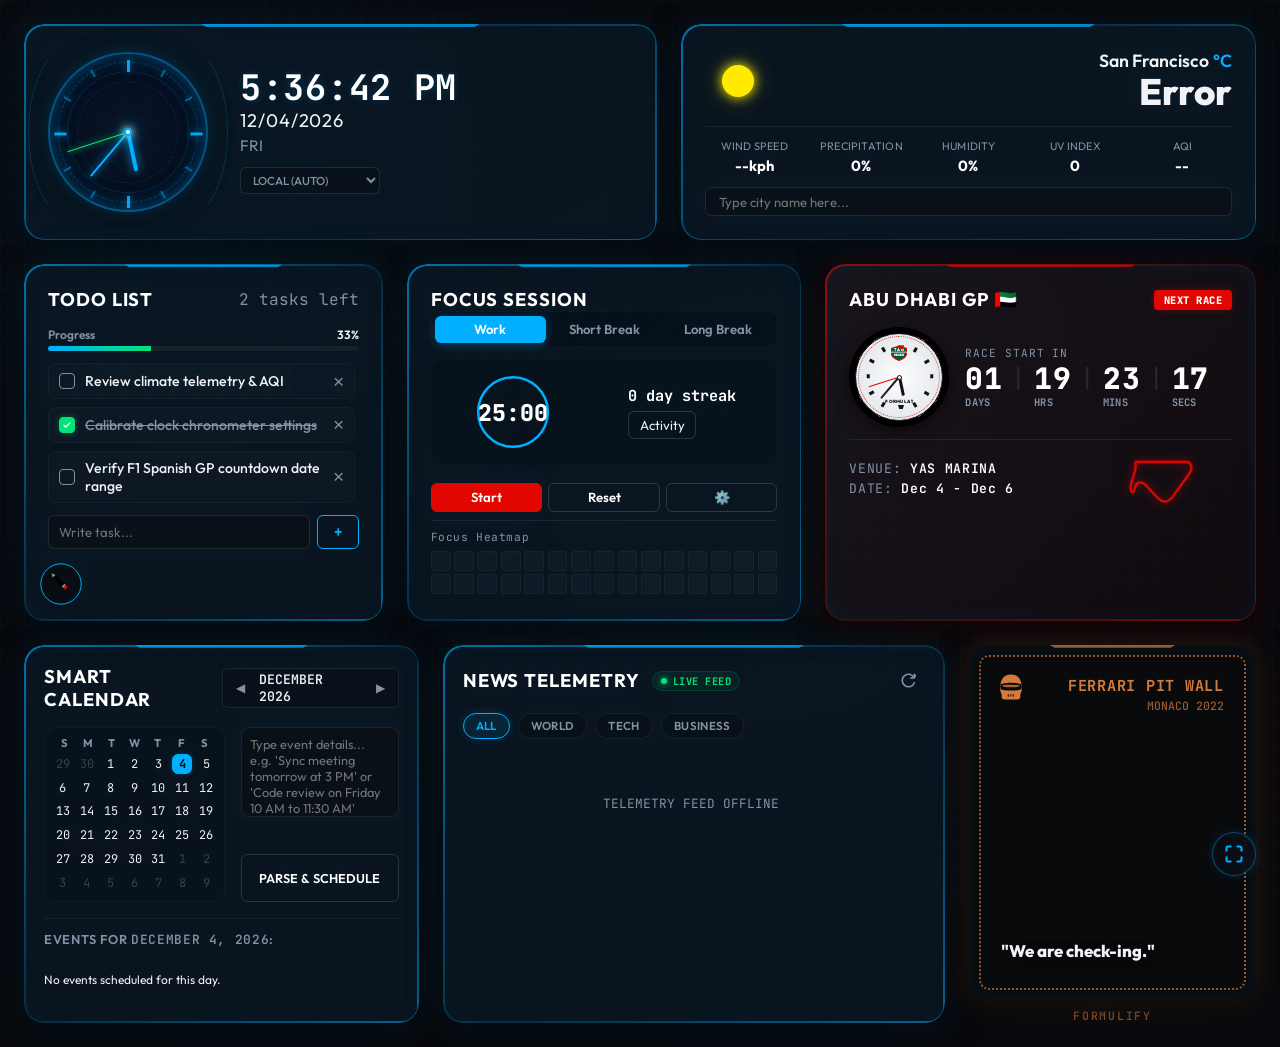
<file: index.html>
<!DOCTYPE html>
<html lang="en">
<head>
  <meta charset="UTF-8">
  <meta name="viewport" content="width=device-width, initial-scale=1.0">
  <title>Command Center | Personal Dashboard</title>
  <meta name="description" content="A premium, glassmorphic dark-mode dashboard featuring an F1 countdown, Tag Heuer watch face, Pomodoro focus timer, weather forecast, and interactive task manager.">
  <link rel="preconnect" href="https://fonts.googleapis.com">
  <link rel="preconnect" href="https://fonts.gstatic.com" crossorigin>
  <!-- Google Fonts: Outfit and JetBrains Mono -->
  <link href="https://fonts.googleapis.com/css2?family=Outfit:wght@300;400;500;600;700;800&family=JetBrains+Mono:wght@400;500;700&display=swap" rel="stylesheet">

  <!-- PWA Support -->
  <link rel="manifest" href="manifest.json">
  <meta name="apple-mobile-web-app-capable" content="yes">
  <meta name="apple-mobile-web-app-status-bar-style" content="black-translucent">
  <meta name="apple-mobile-web-app-title" content="F1 HUD">
  <link rel="apple-touch-icon" href="icon-192.png">
  <script type="module" crossorigin src="./assets/index-DnOTntGQ.js"></script>
  <link rel="stylesheet" crossorigin href="./assets/index-CblrBRyn.css">
</head>
<body>
  <!-- Ambient background glow spots -->
  <div class="bg-glow bg-glow-1"></div>
  <div class="bg-glow bg-glow-2"></div>
  <div class="bg-glow bg-glow-3"></div>

  <div class="app-container">
    
    <!-- ROW 1: CLOCK & WEATHER (6-column split) -->
    <div class="dashboard-row row-top">
      
      <!-- Clock Widget (Top-Left, Glass Card) -->
      <div class="glass-card-wrapper clock-wrapper">
        <section class="widget-card clock-widget glass-card">
          <div class="analog-clock-container">
            <!-- Outer HUD Arcs -->
            <div class="hud-arc hud-arc-left"></div>
            <div class="hud-arc hud-arc-right"></div>
            
            <div class="cyber-analog-clock" id="header-analog-clock">
              <div class="clock-face">
                <!-- Cyber Tech Rings -->
                <div class="tech-ring tech-ring-1"></div>
                <div class="tech-ring tech-ring-2"></div>
                <div class="tech-ring tech-ring-3"></div>

                <!-- Cyber Baton Markers -->
                <div class="cyber-marker marker-12"></div>
                <div class="cyber-marker marker-1"></div>
                <div class="cyber-marker marker-2"></div>
                <div class="cyber-marker marker-3"></div>
                <div class="cyber-marker marker-4"></div>
                <div class="cyber-marker marker-5"></div>
                <div class="cyber-marker marker-6"></div>
                <div class="cyber-marker marker-7"></div>
                <div class="cyber-marker marker-8"></div>
                <div class="cyber-marker marker-9"></div>
                <div class="cyber-marker marker-10"></div>
                <div class="cyber-marker marker-11"></div>

                <!-- ticking hands -->
                <div class="cyber-hand hour-hand" id="header-hour-hand"></div>
                <div class="cyber-hand minute-hand" id="header-minute-hand"></div>
                <div class="cyber-hand second-hand" id="header-second-hand"></div>
                <div class="cyber-center"></div>
              </div>
            </div>
          </div>
          
          <div class="digital-clock-container">
            <div class="digital-time mono" id="header-digital-time">00:00:00 PM</div>
            <div class="digital-date" id="header-digital-date">01/01/2026</div>
            <div class="digital-day" id="header-digital-day">SUN</div>
            <div class="timezone-selector-container">
              <select id="clock-timezone-select" class="cyber-select" aria-label="System Clock Timezone">
                <option value="local">LOCAL (AUTO)</option>
                <option value="UTC">UTC / GMT</option>
                <option value="America/New_York">NEW YORK (EST)</option>
                <option value="Europe/London">LONDON (GMT)</option>
                <option value="Europe/Paris">PARIS (CET)</option>
                <option value="Asia/Dubai">DUBAI (GST)</option>
                <option value="Asia/Kolkata">KOLKATA (IST)</option>
                <option value="Asia/Singapore">SINGAPORE (SGT)</option>
                <option value="Asia/Tokyo">TOKYO (JST)</option>
                <option value="Australia/Sydney">SYDNEY (AEST)</option>
              </select>
            </div>
          </div>
        </section>
      </div>

      <!-- Weather Widget (Top-Right, Glass Card) -->
      <div class="glass-card-wrapper weather-wrapper">
        <section class="widget-card weather-widget glass-card">
          <div class="weather-main">
            <!-- Flat cyber weather icon -->
            <div class="weather-icon-side">
              <div class="cyber-sun" id="weather-sun-icon">
                <div class="sun-glow"></div>
              </div>
              <!-- Cloud svg overlay -->
              <div class="cyber-cloud hidden" id="weather-cloud-icon">
                <svg viewBox="0 0 100 60" fill="none" stroke="currentColor" stroke-width="2.5">
                  <path d="M20 45 C10 45, 5 35, 12 25 C10 15, 25 5, 40 10 C50 0, 75 5, 80 20 C90 20, 95 30, 88 40 C95 50, 80 55, 70 50 C60 60, 30 60, 20 45 Z" fill="rgba(0, 176, 255, 0.1)"/>
                </svg>
              </div>
            </div>
            
            <div class="weather-temp-side">
              <div class="weather-city-header">
                <span id="weather-city">San Francisco</span><span class="unit-toggle-indicator" id="weather-unit-btn" title="Toggle C/F">°C</span>
              </div>
              <div class="weather-temp" id="weather-temp">--°C</div>
            </div>
          </div>

          <!-- Details Grid -->
          <div class="weather-details-row">
            <div class="detail-item">
              <div class="detail-label text-muted">Wind Speed</div>
              <div class="detail-value" id="weather-wind">--kph</div>
            </div>
            <div class="detail-item">
              <div class="detail-label text-muted">Precipitation</div>
              <div class="detail-value" id="weather-precip">0%</div>
            </div>
            <div class="detail-item">
              <div class="detail-label text-muted">Humidity</div>
              <div class="detail-value" id="weather-humidity">0%</div>
            </div>
            <div class="detail-item">
              <div class="detail-label text-muted">UV Index</div>
              <div class="detail-value" id="weather-uv">0</div>
            </div>
            <div class="detail-item">
              <div class="detail-label text-muted">AQI</div>
              <div class="detail-value" id="weather-aqi">--</div>
            </div>
          </div>
          
          <div class="weather-search-row">
            <input type="text" id="weather-search-input" placeholder="Type city name here..." autocomplete="off">
            <div id="weather-autocomplete-dropdown" class="weather-autocomplete">
              <ul id="weather-autocomplete-list"></ul>
            </div>
          </div>
        </section>
      </div>

    </div>

    <!-- ROW 2: TODO, POMODORO, F1 COUNTDOWN (3-column split) -->
    <div class="dashboard-row row-bottom">
      
      <!-- Todo List Widget (Bottom-Left, Glass Card) -->
      <div class="glass-card-wrapper todo-wrapper">
        <section class="widget-card todo-widget glass-card">
          <div class="widget-header">
            <h3 class="widget-title">TODO LIST</h3>
            <span class="task-count-badge mono text-muted" id="todo-count">0 tasks left</span>
          </div>
          
          <!-- Progress Bar -->
          <div class="todo-progress-container">
            <div class="todo-progress-meta">
              <span class="text-muted">Progress</span>
              <span id="todo-progress-percent">0%</span>
            </div>
            <div class="todo-progress-track">
              <div class="todo-progress-bar" id="todo-progress-bar" style="width: 0%;"></div>
            </div>
          </div>

          <ul id="todo-list" class="todo-list">
            <!-- Populated by JS -->
          </ul>

          <form id="todo-form" class="todo-input-row">
            <input type="text" id="todo-input" placeholder="Write task..." required autocomplete="off">
            <button type="submit" class="cyber-btn">+</button>
          </form>

          <!-- Pencil/Stylus Icon floating in corner -->
          <div class="pencil-emblem" id="pencil-emblem-btn" title="Add focus task">
            <svg viewBox="0 0 100 100" class="pencil-svg">
              <circle cx="50" cy="50" r="42" fill="rgba(10, 12, 16, 0.8)" stroke="var(--accent-blue)" stroke-width="2" />
              <g transform="translate(50, 48) rotate(-45)">
                <rect x="-4" y="-20" width="8" height="30" fill="var(--text-cream)" rx="1" />
                <rect x="-4" y="10" width="8" height="6" fill="var(--accent-red)" />
                <rect x="-4" y="6" width="8" height="4" fill="var(--text-muted)" />
                <polygon points="-4,-20 4,-20 0,-30" fill="var(--text-muted)" />
                <polygon points="-1.5,-26 1.5,-26 0,-30" fill="#111" />
              </g>
            </svg>
          </div>
        </section>
      </div>


      <!-- Focus Session Widget (Bottom-Center, Glass Card) -->
      <div class="glass-card-wrapper pomodoro-wrapper">
        <section class="widget-card pomodoro-widget glass-card">
          <h3 class="widget-title">FOCUS SESSION</h3>

          <!-- Mode Selectors -->
          <div class="pomo-modes" role="tablist">
            <button id="pomo-mode-work" class="pomo-mode-btn active">Work</button>
            <button id="pomo-mode-short" class="pomo-mode-btn">Short Break</button>
            <button id="pomo-mode-long" class="pomo-mode-btn">Long Break</button>
          </div>

          <div class="pomo-content">
            <div class="pomo-timer-row">
              <!-- Glowing Progress Ring -->
              <div class="pomo-progress-container">
                <svg class="pomo-progress-ring" viewBox="0 0 200 200">
                  <circle class="ring-bg" cx="100" cy="100" r="85" stroke-width="6"/>
                  <circle class="ring-fg" cx="100" cy="100" r="85" stroke-width="6" id="pomo-progress-fg"/>
                </svg>
                <div class="pomo-timer-text">
                  <span class="mono" id="pomo-clock">25:00</span>
                </div>
              </div>
              
              <div class="pomo-meta-side">
                <div class="streak-text mono" id="pomo-streak-days">0 day streak</div>
                <button class="cyber-action-btn" id="pomo-activity-btn">Activity</button>
              </div>
            </div>

            <div class="pomo-controls">
              <button id="pomo-start" class="cyber-btn-pomo">Start</button>
              <button id="pomo-reset" class="cyber-btn-pomo">Reset</button>
              <button id="pomo-settings-btn" class="cyber-btn-pomo settings-trigger">⚙️</button>
            </div>
          </div>

          <!-- Heatmap -->
          <div class="pomo-heatmap-section">
            <div class="heatmap-title text-muted mono">Focus Heatmap</div>
            <div class="heatmap-grid" id="pomo-heatmap-grid">
              <!-- Heatmap cells -->
            </div>
          </div>
        </section>
      </div>

      <!-- F1 Countdown Widget (Bottom-Right, Glass Card with Carbon highlights) -->
      <div class="glass-card-wrapper f1-wrapper">
        <section class="widget-card f1-countdown-widget glass-card">
          <div class="widget-header">
            <h3 class="widget-title" id="f1-event-title">Barcelona-Catalunya GP 🇪🇸</h3>
            <div class="f1-status-pill mono">NEXT RACE</div>
          </div>

          <div class="f1-content-row">
            <!-- Ticking Tag Heuer chronograph watch face on the left -->
            <div class="f1-clock-container">
              <div class="tag-heuer-watch">
                <!-- Watch Bezel -->
                <div class="watch-bezel">
                  <div class="bezel-num val-00">▼</div>
                  <div class="bezel-num val-05">05</div>
                  <div class="bezel-num val-10">10</div>
                  <div class="bezel-num val-15">15</div>
                  <div class="bezel-num val-20">20</div>
                  <div class="bezel-num val-25">25</div>
                  <div class="bezel-num val-30">30</div>
                  <div class="bezel-num val-35">35</div>
                  <div class="bezel-num val-40">40</div>
                  <div class="bezel-num val-45">45</div>
                  <div class="bezel-num val-50">50</div>
                  <div class="bezel-num val-55">55</div>
                </div>

                <!-- Watch Inner Dial -->
                <div class="watch-dial">
                  <!-- Red Dotted Inner Track -->
                  <div class="watch-dotted-track"></div>

                  <!-- TAG Heuer shield logo -->
                  <div class="watch-logo-container">
                    <div class="tag-shield-svg">
                      <svg viewBox="0 0 100 100">
                        <path d="M10 25 L50 12 L90 25 L90 55 C90 78 50 90 50 90 C50 90 10 78 10 55 Z" fill="#E10600" />
                        <path d="M15 28 L50 16 L85 28 L85 54 C85 73 50 84 50 84 C50 84 15 73 15 54 Z" fill="#005A3C" />
                        <path d="M10 44 L90 44 L90 47 L10 47 Z" fill="white" />
                        <text x="50" y="38" font-family="'Outfit', sans-serif" font-weight="900" font-size="19" fill="white" text-anchor="middle" letter-spacing="1">TAG</text>
                        <text x="50" y="66" font-family="'Outfit', sans-serif" font-weight="900" font-size="16" fill="white" text-anchor="middle" letter-spacing="0.5">HEUER</text>
                      </svg>
                    </div>
                  </div>

                  <!-- Markers: Trapezoids at 12 & 6, and batons elsewhere -->
                  <div class="watch-markers">
                    <div class="dial-marker marker-12"></div>
                    <div class="dial-marker marker-1"></div>
                    <div class="dial-marker marker-2"></div>
                    <div class="dial-marker marker-3"></div>
                    <div class="dial-marker marker-4"></div>
                    <div class="dial-marker marker-5"></div>
                    <div class="dial-marker marker-6"></div>
                    <div class="dial-marker marker-7"></div>
                    <div class="dial-marker marker-8"></div>
                    <div class="dial-marker marker-9"></div>
                    <div class="dial-marker marker-10"></div>
                    <div class="dial-marker marker-11"></div>
                  </div>

                  <!-- Text label -->
                  <div class="dial-brand-lbl">FORMULA 1</div>

                  <!-- Ticking hands -->
                  <div class="dial-hand hand-hour" id="f1-hour-hand"></div>
                  <div class="dial-hand hand-minute" id="f1-minute-hand"></div>
                  <div class="dial-hand hand-second" id="f1-second-hand"></div>
                  
                  <!-- Center screw/pin -->
                  <div class="dial-center-pin"></div>
                </div>
              </div>
            </div>

            <!-- Countdown details on the right -->
            <div class="f1-countdown-side">
              <div class="race-start-lbl text-muted mono">RACE START IN</div>
              
              <div class="countdown-numbers-row mono">
                <div class="num-unit">
                  <span class="num-val" id="f1-days">00</span>
                  <span class="num-lbl text-muted">DAYS</span>
                </div>
                <div class="num-divider">|</div>
                <div class="num-unit">
                  <span class="num-val" id="f1-hours">00</span>
                  <span class="num-lbl text-muted">HRS</span>
                </div>
                <div class="num-divider">|</div>
                <div class="num-unit">
                  <span class="num-val" id="f1-mins">00</span>
                  <span class="num-lbl text-muted">MINS</span>
                </div>
                <div class="num-divider">|</div>
                <div class="num-unit">
                  <span class="num-val" id="f1-secs">00</span>
                  <span class="num-lbl text-muted">SECS</span>
                </div>
              </div>
            </div>
          </div>

          <div class="f1-footer-container text-muted mono">
            <div class="f1-footer-meta">
              <div class="meta-row">VENUE: <span id="f1-venue">BARCELONA-CATALUNYA</span></div>
              <div class="meta-row">DATE: <span id="f1-date-string">Jun 12 - Jun 14</span></div>
            </div>

            <!-- Neon Track Map Trace -->
            <div class="f1-track-container" id="f1-track-map"></div>
          </div>
        </section>
      </div>

    </div>

    <!-- ROW 3: CALENDAR & NEWS TELEMETRY (2-column split) -->
    <div class="dashboard-row row-news">
      <!-- Smart Calendar Widget (Glass Card) -->
      <div class="glass-card-wrapper calendar-wrapper">
        <section class="widget-card calendar-widget glass-card">
          <div class="widget-header">
            <h3 class="widget-title">SMART CALENDAR</h3>
            <div class="calendar-nav">
              <button id="cal-prev-btn" class="cal-nav-btn" aria-label="Previous Month">◀</button>
              <span id="cal-month-year" class="mono text-main" style="font-weight:600; font-size:0.82rem; margin: 0 0.5rem;">June 2026</span>
              <button id="cal-next-btn" class="cal-nav-btn" aria-label="Next Month">▶</button>
            </div>
          </div>
          
          <div class="calendar-layout">
            <div class="calendar-grid-box">
              <div class="calendar-weekdays">
                <div>S</div><div>M</div><div>T</div><div>W</div><div>T</div><div>F</div><div>S</div>
              </div>
              <div class="calendar-days" id="calendar-days-grid">
                <!-- Populated dynamically via JS -->
              </div>
            </div>
            
            <div class="calendar-parser-box">
              <div class="event-input-wrapper">
                <textarea id="smart-event-input" class="cyber-textarea" placeholder="Type event details... e.g. 'Sync meeting tomorrow at 3 PM' or 'Code review on Friday 10 AM to 11:30 AM'"></textarea>
                <div class="parser-feedback hidden" id="parser-feedback"></div>
              </div>
              <button id="cal-add-btn" class="cyber-btn-pomo" style="width: 100%; margin-top: 0.5rem; font-size:0.8rem; padding: 0.5rem;">
                PARSE & SCHEDULE
              </button>
            </div>
          </div>
          
          <div class="selected-day-events">
            <h4 class="events-subtitle">Events for <span id="selected-date-str" class="mono">today</span>:</h4>
            <div class="events-list-timeline" id="day-events-list">
              <!-- Populated dynamically via JS -->
            </div>
          </div>
        </section>
      </div>

      <!-- News Telemetry Widget (Glass Card) -->
      <div class="glass-card-wrapper news-wrapper">
        <section class="widget-card news-widget glass-card">
          <div class="widget-header">
            <div class="news-header-left">
              <h3 class="widget-title">NEWS TELEMETRY</h3>
              <div class="telemetry-status">
                <span class="status-beacon"></span>
                <span class="status-label mono">LIVE FEED</span>
              </div>
            </div>
            <div class="news-header-right">
              <button id="news-refresh-btn" class="btn-icon" aria-label="Refresh news feed" title="Sync live feeds">
                <svg width="15" height="15" viewBox="0 0 24 24" fill="none" stroke="currentColor" stroke-width="2.5" stroke-linecap="round" stroke-linejoin="round">
                  <path d="M21.5 2v6h-6M21.34 15.57a10 10 0 1 1-.57-8.38l5.67-5.67"></path>
                </svg>
              </button>
            </div>
          </div>

          <!-- Category Filters -->
          <div class="news-filters">
            <button class="news-filter-btn active" data-category="all">ALL</button>
            <button class="news-filter-btn" data-category="world">WORLD</button>
            <button class="news-filter-btn" data-category="tech">TECH</button>
            <button class="news-filter-btn" data-category="business">BUSINESS</button>
          </div>

          <!-- News Feed Container -->
          <div class="news-container" id="news-feed-list">
            <div class="news-loading mono text-muted">SYNCING DATA FEEDS...</div>
          </div>
        </section>
      </div>

      <!-- F1 Quote Widget (Glass Card / Rounded Card inspiration) -->
      <div class="glass-card-wrapper quote-wrapper">
        <section class="widget-card quote-widget glass-card">
          <!-- Background image element -->
          <div class="quote-bg-image" id="quote-bg-image"></div>
          <!-- Inset dotted border outline -->
          <div class="quote-card-inner"></div>
          
          <div class="quote-header">
            <!-- Helmet SVG -->
            <div class="quote-helmet-icon">
              <svg viewBox="0 0 100 100" fill="currentColor">
                <!-- helmet dome -->
                <path d="M50,15 C28,15 20,30 20,55 C20,60 21,65 24,70 L24,78 C24,82 28,85 32,85 L68,85 C72,85 76,82 76,78 L76,70 C79,65 80,60 80,55 C80,30 72,15 50,15 Z" fill="#d47a3c" />
                <!-- visor cut -->
                <path d="M22,42 C22,42 32,38 50,38 C68,38 78,42 78,42 C80,48 80,54 78,56 C74,58 65,60 50,60 C35,60 26,58 22,56 C20,54 20,48 22,42 Z" fill="#090a0c" />
                <!-- visor details -->
                <path d="M25,45 C35,43 50,43 75,45 C74,48 70,51 50,51 C30,51 26,48 25,45 Z" fill="#d47a3c" opacity="0.8" />
                <!-- chin vents -->
                <rect x="41" y="70" width="3" height="7" rx="1" fill="#090a0c" />
                <rect x="48" y="70" width="3" height="7" rx="1" fill="#090a0c" />
                <rect x="55" y="70" width="3" height="7" rx="1" fill="#090a0c" />
              </svg>
            </div>
            
            <div class="quote-meta">
              <div class="quote-author mono" id="quote-author">KIMI RAIKKONEN</div>
              <div class="quote-context mono" id="quote-context">ITALY 2020</div>
            </div>
          </div>
          
          <div class="quote-body">
            <span class="quote-text" id="quote-text">"For what!"</span>
          </div>
        </section>
        <!-- Branding below card as seen in inspiration "Formulify" -->
        <div class="quote-branding mono">Formulify</div>
      </div>
    </div>

  </div>


  <!-- Pomodoro Settings Dialog Modal -->
  <dialog id="pomo-settings-dialog" class="glass-modal">
    <div class="modal-content">
      <div class="modal-header">
        <h3>Timer Configuration</h3>
        <button id="pomo-settings-close" class="close-btn">×</button>
      </div>
      <form id="pomo-settings-form">
        <div class="form-row">
          <div class="form-group">
            <label for="pomo-input-work">Work (Min)</label>
            <input type="number" id="pomo-input-work" min="1" max="180" value="25" required>
          </div>
          <div class="form-group">
            <label for="pomo-input-short">Short (Min)</label>
            <input type="number" id="pomo-input-short" min="1" max="60" value="5" required>
          </div>
          <div class="form-group">
            <label for="pomo-input-long">Long (Min)</label>
            <input type="number" id="pomo-input-long" min="1" max="120" value="15" required>
          </div>
        </div>
        <div class="form-row" style="margin-top: 1rem;">
          <div class="form-group">
            <label for="pomo-input-volume">Chime Volume</label>
            <input type="range" id="pomo-input-volume" min="0" max="1" step="0.1" value="0.5">
          </div>
        </div>
        <div class="dialog-footer">
          <button type="button" id="pomo-settings-reset" class="cyber-btn-secondary">Reset Defaults</button>
          <button type="submit" class="cyber-btn-primary">Save Settings</button>
        </div>
      </form>
    </div>
  </dialog>

  <!-- Activity Log Dialog Modal -->
  <dialog id="pomo-activity-dialog" class="glass-modal">
    <div class="modal-content">
      <div class="modal-header">
        <h3>Focus History</h3>
        <button id="pomo-activity-close" class="close-btn">×</button>
      </div>
      <div class="activity-history-body" id="pomo-activity-list">
        <!-- List of history logs -->
      </div>
      <div class="dialog-footer">
        <button type="button" id="pomo-activity-clear" class="cyber-btn-secondary">Clear Logs</button>
      </div>
    </div>
  </dialog>

  <!-- Floating Fullscreen HUD Toggle -->
  <button id="fullscreen-toggle-btn" class="hud-floating-btn" aria-label="Toggle Fullscreen" title="Toggle System Fullscreen">
    <svg class="icon-expand" width="20" height="20" viewBox="0 0 24 24" fill="none" stroke="currentColor" stroke-width="2.5" stroke-linecap="round" stroke-linejoin="round">
      <path d="M8 3H5a2 2 0 0 0-2 2v3m18 0V5a2 2 0 0 0-2-2h-3m0 18h3a2 2 0 0 0 2-2v-3M3 16v3a2 2 0 0 0 2 2h3"></path>
    </svg>
    <svg class="icon-compress hidden" width="20" height="20" viewBox="0 0 24 24" fill="none" stroke="currentColor" stroke-width="2.5" stroke-linecap="round" stroke-linejoin="round">
      <path d="M4 14h6v6m10-6h-6v6M4 10h6V4m10 6h-6V4"></path>
    </svg>
  </button>

  <script>
    if ('serviceWorker' in navigator) {
      window.addEventListener('load', () => {
        navigator.serviceWorker.register('./sw.js')
          .then((reg) => console.log('🚀 Service Worker registered successfully:', reg.scope))
          .catch((err) => console.warn('❌ Service Worker registration failed:', err));
      });
    }
  </script>
</body>
</html>
</file>
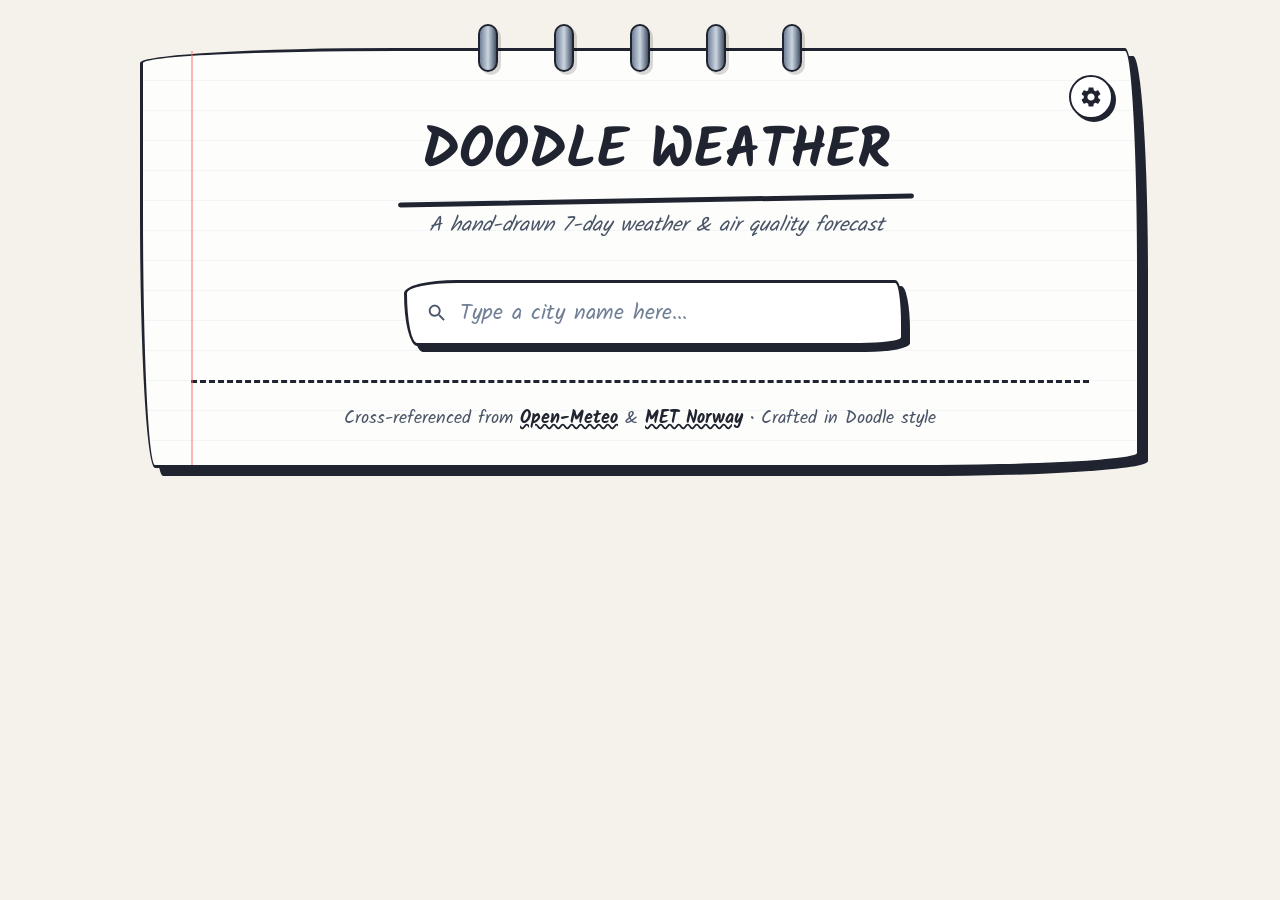
<file: doodle-weather/index.html>
<!DOCTYPE html>
<html lang="en">
<head>
  <meta charset="UTF-8">
  <meta name="viewport" content="width=device-width, initial-scale=1.0">
  <title>Doodle Weather | Playful Hand-Drawn Forecasts</title>
  <meta name="description" content="Get precise 3-day weather forecasts from cross-referenced data sources in a beautiful, hand-drawn doodle sketchbook style.">
  <!-- Google Fonts: Gamja Flower & Kalam -->
  <link href="https://fonts.googleapis.com/css2?family=Gamja+Flower&family=Kalam:wght@300;400;700&display=swap" rel="stylesheet">
  <link rel="stylesheet" href="styles.css">
</head>
<body>

  <!-- Notebook/Sketchbook Binder Rings (Visual Decoration) -->
  <div class="notebook-rings">
    <div class="ring"></div>
    <div class="ring"></div>
    <div class="ring"></div>
    <div class="ring"></div>
    <div class="ring"></div>
  </div>

  <div class="sketchbook-page">
    <!-- Red Margin Line for Notebook Vibe -->
    <div class="notebook-margin-line"></div>

    <!-- Settings Gear Button Floating Top-Right -->
    <button id="settings-btn" class="settings-btn" aria-label="Open settings panel">
      <svg class="gear-icon" xmlns="http://www.w3.org/2000/svg" viewBox="0 0 24 24">
        <path d="M19.14 12.94c.04-.3.06-.61.06-.94 0-.32-.02-.64-.07-.94l2.03-1.58c.18-.14.23-.41.12-.61l-1.92-3.32c-.12-.22-.37-.29-.59-.22l-2.39.96c-.5-.38-1.03-.7-1.62-.94l-.36-2.54c-.04-.24-.24-.41-.48-.41h-3.84c-.24 0-.43.17-.47.41l-.36 2.54c-.59.24-1.13.57-1.62.94l-2.39-.96c-.22-.08-.47 0-.59.22L2.74 8.87c-.12.21-.08.47.12.61l2.03 1.58c-.05.3-.09.63-.09.94s.02.64.07.94l-2.03 1.58c-.18.14-.23.41-.12.61l1.92 3.32c.12.22.37.29.59.22l2.39-.96c.5.38 1.03.7 1.62.94l.36 2.54c.05.24.24.41.48.41h3.84c.24 0 .44-.17.47-.41l.36-2.54c.59-.24 1.13-.56 1.62-.94l2.39.96c.22.08.47 0 .59-.22l1.92-3.32c.12-.22.07-.47-.12-.61l-2.01-1.58zM12 15.6c-1.98 0-3.6-1.62-3.6-3.6s1.62-3.6 3.6-3.6 3.6 1.62 3.6 3.6-1.62 3.6-3.6 3.6z"/>
      </svg>
    </button>

    <div class="container">
      <!-- Header Section -->
      <header class="app-header">
        <h1 id="app-title">Doodle Weather</h1>
        <p id="app-subtitle">A hand-drawn 7-day weather & air quality forecast</p>
      </header>

      <!-- Search / Autocomplete -->
      <div class="search-wrapper">
        <div class="search-bar">
          <!-- Hand-Drawn Search Magnifier Icon -->
          <svg class="search-icon" xmlns="http://www.w3.org/2000/svg" viewBox="0 0 24 24">
            <path d="M15.5 14h-.79l-.28-.27C15.41 12.59 16 11.11 16 9.5 16 5.91 13.09 3 9.5 3S3 5.91 3 9.5 5.91 16 9.5 16c1.61 0 3.09-.59 4.23-1.57l.27.28v.79l5 4.99L20.49 19l-4.99-5zm-6 0C7.01 14 5 11.99 5 9.5S7.01 5 9.5 5 14 7.01 14 9.5 11.99 14 9.5 14z"/>
          </svg>
          
          <input 
            type="text" 
            id="city-search" 
            class="search-input" 
            placeholder="Type a city name here..." 
            autocomplete="off"
            aria-autocomplete="list"
            aria-controls="autocomplete-dropdown"
            aria-expanded="false"
          >
          
          <!-- Loading Spinner -->
          <div id="search-spinner" class="spinner">
            <svg viewBox="0 0 50 50" style="width:100%; height:100%;">
              <circle cx="25" cy="25" r="20" fill="none" stroke="currentColor" stroke-width="4" stroke-linecap="round" stroke-dasharray="80, 200"></circle>
            </svg>
          </div>

          <!-- Clear Search Input Button -->
          <button id="clear-search" class="clear-btn hidden" aria-label="Clear search input">
            <svg xmlns="http://www.w3.org/2000/svg" viewBox="0 0 24 24">
              <path d="M19 6.41L17.59 5 12 10.59 6.41 5 5 6.41 10.59 12 5 17.59 6.41 19 12 13.41 17.59 19 19 17.59 13.41 12z"/>
            </svg>
          </button>
        </div>

        <!-- Autocomplete Dropdown List -->
        <div id="autocomplete-dropdown" class="autocomplete-dropdown" role="listbox" aria-label="City suggestions">
          <ul id="autocomplete-list" class="autocomplete-list"></ul>
        </div>
      </div>

      <!-- Cross-Reference API Status Badges -->
      <div id="source-status" class="source-status-container hidden">
        <span class="status-badge" id="openmeteo-status">Open-Meteo: -</span>
        <span class="status-badge" id="metnorway-status">MET Norway: -</span>
        <span class="status-summary" id="crossref-summary">Aggregating...</span>
      </div>

      <!-- Error Alert Banner -->
      <div id="error-box" class="error-box">
        <svg class="error-icon" xmlns="http://www.w3.org/2000/svg" viewBox="0 0 24 24">
          <path d="M12 2C6.48 2 2 6.48 2 12s4.48 10 10 10 10-4.48 10-10S17.52 2 12 2zm1 15h-2v-2h2v2zm0-4h-2V7h2v6z"/>
        </svg>
        <span id="error-message">Unable to fetch weather data. Please check your connection.</span>
      </div>

      <!-- Skeleton Pulse Loading Indicator -->
      <div id="skeleton-dashboard" class="skeleton-dashboard hidden">
        <div class="dashboard-header">
          <div style="display: flex; flex-direction: column; gap: 0.5rem;">
            <div class="skeleton-pulse skeleton-title"></div>
            <div class="skeleton-pulse skeleton-subtitle"></div>
          </div>
          <div class="skeleton-pulse" style="width: 76px; height: 36px; border-radius: 10px;"></div>
        </div>
        <div class="forecast-grid">
          <div class="skeleton-pulse skeleton-card"></div>
          <div class="skeleton-pulse skeleton-card"></div>
          <div class="skeleton-pulse skeleton-card"></div>
        </div>
      </div>

      <!-- Main Forecast Dashboard -->
      <main id="weather-dashboard" class="weather-dashboard hidden">
        <!-- Dashboard Top Header Bar -->
        <div class="dashboard-header">
          <div class="city-info">
            <h2 id="city-name">San Francisco</h2>
            <span id="country-name" class="country-name">California, United States</span>
            <div id="coordinates" class="coordinates">LAT: 37.77° | LON: -122.41°</div>
          </div>
        </div>

        <!-- 7-Day Forecast Carousel Slider -->
        <div class="forecast-slider-outer">
          <button id="slide-prev-btn" class="slider-arrow prev" aria-label="Previous days" disabled>
            <svg viewBox="0 0 24 24" xmlns="http://www.w3.org/2000/svg">
              <path d="M15 19l-7-7 7-7" fill="none" stroke="currentColor" stroke-width="3.5" stroke-linecap="round" stroke-linejoin="round"/>
            </svg>
          </button>
          
          <div class="forecast-slider-container">
            <div id="forecast-container" class="forecast-grid">
              <!-- Cards will be dynamically appended here via JavaScript -->
            </div>
          </div>

          <button id="slide-next-btn" class="slider-arrow next" aria-label="Next days">
            <svg viewBox="0 0 24 24" xmlns="http://www.w3.org/2000/svg">
              <path d="M9 5l7 7-7 7" fill="none" stroke="currentColor" stroke-width="3.5" stroke-linecap="round" stroke-linejoin="round"/>
            </svg>
          </button>
        </div>
      </main>
    </div>

    <!-- Settings Dialog Modal Sheet -->
    <dialog id="settings-dialog" class="settings-dialog">
      <div class="dialog-content">
        <div class="notebook-margin-line"></div>
        <div class="dialog-header">
          <h2 id="settings-title">Preferences</h2>
          <button id="close-settings-btn" class="close-dialog-btn" aria-label="Close settings">&times;</button>
        </div>
        
        <form id="settings-form" method="dialog">
          <!-- Language Preference -->
          <div class="settings-group">
            <label id="label-lang" for="settings-lang">Language:</label>
            <select id="settings-lang" class="settings-select">
              <option value="en">English (EN)</option>
              <option value="es">Español (ES)</option>
              <option value="hi">हिन्दी (HI)</option>
              <option value="fr">Français (FR)</option>
              <option value="de">Deutsch (DE)</option>
              <option value="ko">한국어 (KO)</option>
            </select>
          </div>

          <!-- Unit System Preference -->
          <div class="settings-group">
            <span id="label-units" class="group-label">Unit System:</span>
            <div class="radio-group">
              <label class="radio-label">
                <input type="radio" name="unit-system" value="metric" checked>
                <span id="label-metric-val">Metric (°C, km/h)</span>
              </label>
              <label class="radio-label">
                <input type="radio" name="unit-system" value="imperial">
                <span id="label-imperial-val">Imperial (°F, mph)</span>
              </label>
            </div>
          </div>

          <div class="dialog-actions">
            <button type="submit" id="save-settings-btn" class="settings-action-btn primary">Save</button>
            <button type="button" id="cancel-settings-btn" class="settings-action-btn">Cancel</button>
          </div>
        </form>
      </div>
    </dialog>

    <!-- Hourly Details Dialog Modal -->
    <dialog id="hourly-dialog" class="settings-dialog hourly-dialog">
      <div class="dialog-content hourly-dialog-content">
        <div class="notebook-margin-line"></div>
        <div class="dialog-header">
          <h2 id="hourly-title">Hourly Forecast</h2>
          <button id="close-hourly-btn" class="close-dialog-btn" aria-label="Close hourly details">&times;</button>
        </div>

        <!-- Metric Tab Buttons -->
        <div class="chart-tabs">
          <button type="button" class="chart-tab-btn active" data-metric="temp" id="tab-temp">Temperature</button>
          <button type="button" class="chart-tab-btn" data-metric="precip" id="tab-precip">Precipitation %</button>
          <button type="button" class="chart-tab-btn" data-metric="wind" id="tab-wind">Wind Speed</button>
          <button type="button" class="chart-tab-btn" data-metric="uv" id="tab-uv">UV Index</button>
        </div>

        <!-- Chart Container Area -->
        <div class="chart-container-wrapper">
          <div class="chart-y-axis-label" id="chart-y-label">Temp (°C)</div>
          <div class="chart-svg-wrapper">
            <svg id="hourly-chart-svg" viewBox="0 0 600 200" xmlns="http://www.w3.org/2000/svg"></svg>
          </div>
        </div>

        <!-- 3-Hour Interval Readings Table/Grid -->
        <div class="hourly-details-list-wrapper">
          <h3 id="hourly-list-title">Detailed Timeline</h3>
          <div class="hourly-details-grid" id="hourly-details-grid">
            <!-- Hour cells will be dynamically inserted here -->
          </div>
        </div>
      </div>
    </dialog>

    <!-- Footer Section -->
    <footer class="app-footer">
      <p>Cross-referenced from <a href="https://open-meteo.com/" target="_blank" rel="noopener">Open-Meteo</a> &amp; <a href="https://api.met.no/" target="_blank" rel="noopener">MET Norway</a> • Crafted in Doodle style</p>
    </footer>
  </div>

  <script src="app.js"></script>
</body>
</html>
</file>
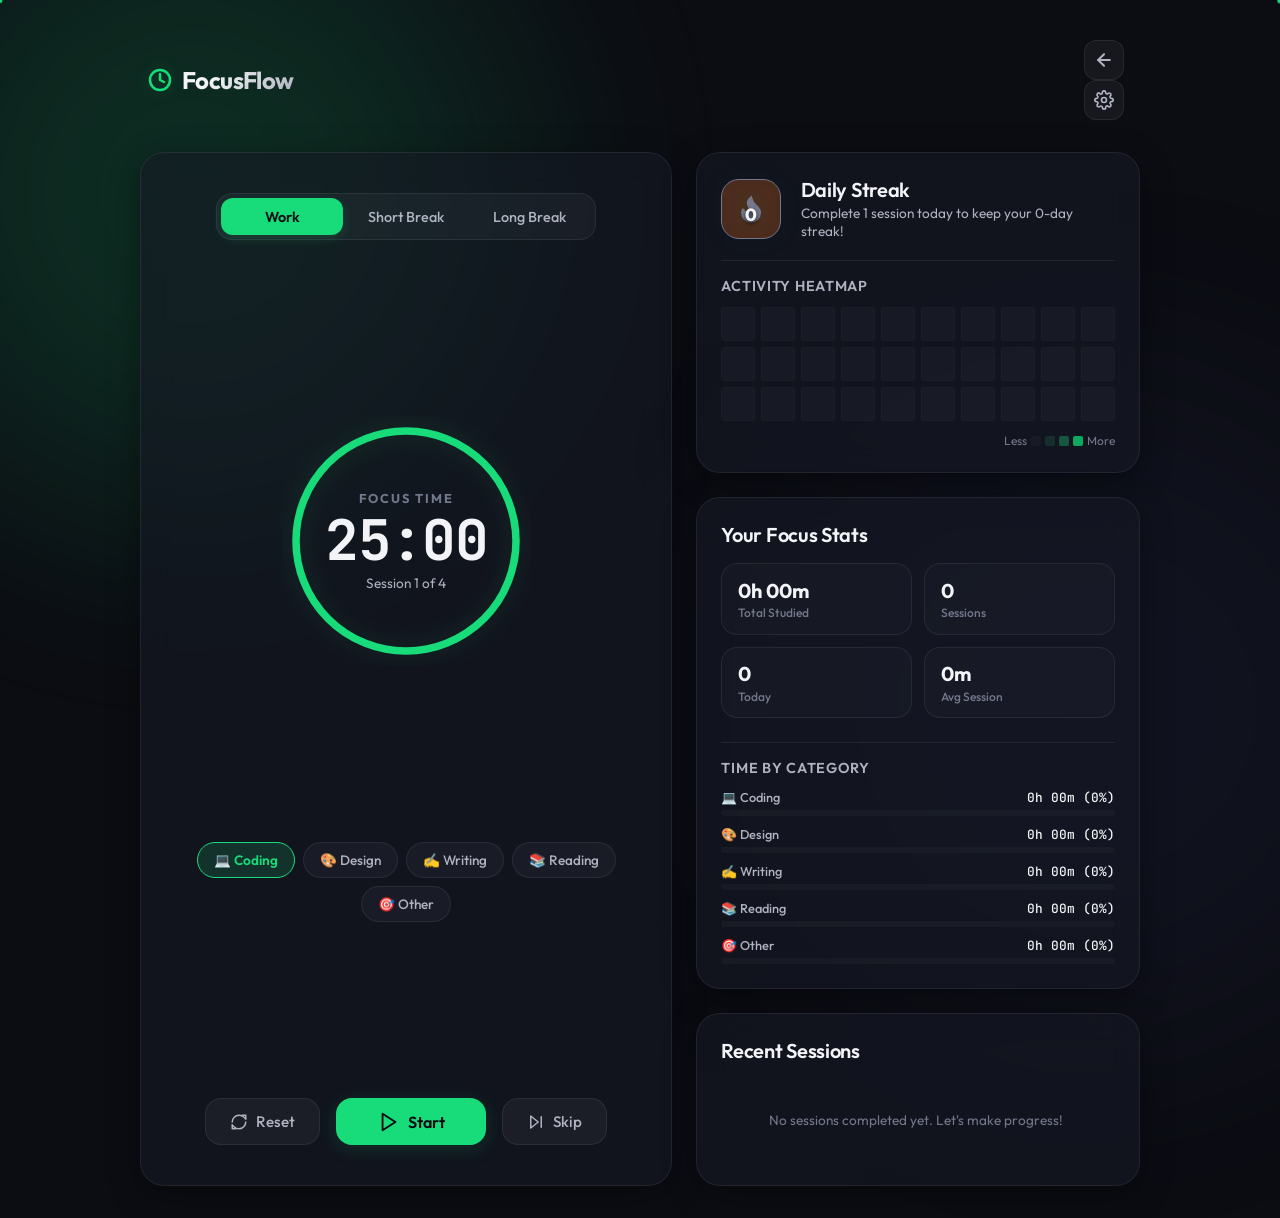
<file: focus-timer/index.html>
<!DOCTYPE html>
<html lang="en">
<head>
  <meta charset="UTF-8">
  <meta name="viewport" content="width=device-width, initial-scale=1.0">
  <title>FocusFlow | Pomodoro Streak Timer</title>
  <meta name="description" content="A premium Pomodoro timer with streaks tracking, custom durations, dynamic synthesized audio, and a visual study calendar grid.">
  <link rel="preconnect" href="https://fonts.googleapis.com">
  <link rel="preconnect" href="https://fonts.gstatic.com" crossorigin>
  <link href="https://fonts.googleapis.com/css2?family=Outfit:wght@300;400;500;600;700;800&family=JetBrains+Mono:wght@400;700&display=swap" rel="stylesheet">
  <link rel="stylesheet" href="index.css">
</head>
<body>
  <!-- Ambient background glow elements -->
  <div class="bg-glow bg-glow-1"></div>
  <div class="bg-glow bg-glow-2"></div>

  <!-- Background particles canvas -->
  <canvas id="particles-canvas"></canvas>

  <div class="app-container">
    <!-- Header -->
    <header class="app-header">
      <div class="logo">
        <svg class="logo-icon" width="24" height="24" viewBox="0 0 24 24" fill="none" stroke="currentColor" stroke-width="2.5" stroke-linecap="round" stroke-linejoin="round">
          <circle cx="12" cy="12" r="10"/>
          <path d="M12 6v6l4 2"/>
        </svg>
        <h1>FocusFlow</h1>
      </div>
      <div class="header-actions">
        <a href="/" class="btn-icon" aria-label="Back to Dashboard" style="text-decoration: none; margin-right: 0.5rem;">
          <svg width="20" height="20" viewBox="0 0 24 24" fill="none" stroke="currentColor" stroke-width="2.5" stroke-linecap="round" stroke-linejoin="round">
            <line x1="19" y1="12" x2="5" y2="12"/>
            <polyline points="12 19 5 12 12 5"/>
          </svg>
        </a>
        <button id="btn-settings" class="btn-icon" aria-label="Open Settings">
          <svg width="20" height="20" viewBox="0 0 24 24" fill="none" stroke="currentColor" stroke-width="2" stroke-linecap="round" stroke-linejoin="round">
            <circle cx="12" cy="12" r="3"/>
            <path d="M19.4 15a1.65 1.65 0 0 0 .33 1.82l.06.06a2 2 0 1 1-2.83 2.83l-.06-.06a1.65 1.65 0 0 0-1.82-.33 1.65 1.65 0 0 0-1 1.51V21a2 2 0 0 1-4 0v-.09A1.65 1.65 0 0 0 9 19.4a1.65 1.65 0 0 0-1.82.33l-.06.06a2 2 0 1 1-2.83-2.83l.06-.06a1.65 1.65 0 0 0 .33-1.82 1.65 1.65 0 0 0-1.51-1H3a2 2 0 0 1 0-4h.09A1.65 1.65 0 0 0 4.6 9a1.65 1.65 0 0 0-.33-1.82l-.06-.06a2 2 0 1 1 2.83-2.83l.06.06a1.65 1.65 0 0 0 1.82.33H9a1.65 1.65 0 0 0 1-1.51V3a2 2 0 0 1 4 0v.09a1.65 1.65 0 0 0 1 1.51 1.65 1.65 0 0 0 1.82-.33l.06-.06a2 2 0 1 1 2.83 2.83l-.06.06a1.65 1.65 0 0 0-.33 1.82V9a1.65 1.65 0 0 0 1.51 1H21a2 2 0 0 1 0 4h-.09a1.65 1.65 0 0 0-1.51 1z"/>
          </svg>
        </button>
      </div>
    </header>

    <!-- Main Dashboard Grid -->
    <main class="dashboard-grid">
      <!-- LEFT SECTION: TIMER -->
      <section class="timer-section glass-card">
        <!-- Timer Presets/Modes Tab -->
        <div class="timer-modes" role="tablist">
          <div class="active-tab-indicator"></div>
          <button id="mode-work" class="mode-btn active" role="tab" aria-selected="true">Work</button>
          <button id="mode-short" class="mode-btn" role="tab" aria-selected="false">Short Break</button>
          <button id="mode-long" class="mode-btn" role="tab" aria-selected="false">Long Break</button>
        </div>

        <!-- Timer Circle & Display -->
        <div class="timer-display-container">
          <svg class="progress-ring" viewBox="0 0 200 200">
            <circle class="progress-ring-bg" cx="100" cy="100" r="88" stroke-width="6"/>
            <circle class="progress-ring-fg" cx="100" cy="100" r="88" stroke-width="6" stroke-linecap="round" style="--percent: 100;"/>
          </svg>
          <div class="timer-text-content">
            <div id="timer-label" class="timer-label">FOCUS TIME</div>
            <div id="timer-clock" class="timer-clock">25:00</div>
            <div id="timer-sub" class="timer-sub">Session 1 of 4</div>
          </div>
        </div>

        <!-- Category Picker Pill -->
        <div class="category-selector">
          <label for="study-category" class="sr-only">Choose a Study Category</label>
          <div class="category-pills">
            <button class="category-pill active" data-category="Coding">💻 Coding</button>
            <button class="category-pill" data-category="Design">🎨 Design</button>
            <button class="category-pill" data-category="Writing">✍️ Writing</button>
            <button class="category-pill" data-category="Reading">📚 Reading</button>
            <button class="category-pill" data-category="Other">🎯 Other</button>
          </div>
        </div>

        <!-- Controls -->
        <div class="timer-controls">
          <button id="btn-reset" class="btn-secondary" aria-label="Reset Timer">
            <svg width="18" height="18" viewBox="0 0 24 24" fill="none" stroke="currentColor" stroke-width="2" stroke-linecap="round" stroke-linejoin="round">
              <path d="M3 12a9 9 0 0 1 9-9 9.75 9.75 0 0 1 6.74 2.74L21 8"/>
              <path d="M16 3h5v5"/>
              <path d="M21 12a9 9 0 0 1-9 9 9.75 9.75 0 0 1-6.74-2.74L3 16"/>
              <path d="M8 21H3v-5"/>
            </svg>
            Reset
          </button>
          
          <button id="btn-start" class="btn-primary" aria-label="Start Focus Session">
            <svg width="22" height="22" viewBox="0 0 24 24" fill="none" stroke="currentColor" stroke-width="2" stroke-linecap="round" stroke-linejoin="round" class="icon-play">
              <polygon points="5 3 19 12 5 21 5 3"/>
            </svg>
            <svg width="22" height="22" viewBox="0 0 24 24" fill="none" stroke="currentColor" stroke-width="2" stroke-linecap="round" stroke-linejoin="round" class="icon-pause hidden">
              <rect x="6" y="4" width="4" height="16"/>
              <rect x="14" y="4" width="4" height="16"/>
            </svg>
            <span>Start</span>
          </button>
          
          <button id="btn-skip" class="btn-secondary" aria-label="Skip Session">
            <svg width="18" height="18" viewBox="0 0 24 24" fill="none" stroke="currentColor" stroke-width="2" stroke-linecap="round" stroke-linejoin="round">
              <polygon points="5 4 15 12 5 20 5 4"/>
              <line x1="19" y1="5" x2="19" y2="19"/>
            </svg>
            Skip
          </button>
        </div>
      </section>

      <!-- RIGHT SECTION: STATS & STREAKS -->
      <div class="stats-sidebar">
        <!-- Streak Card -->
        <section class="streak-card glass-card">
          <div class="card-header">
            <div class="streak-flame-container">
              <svg class="streak-flame" viewBox="0 0 24 24" fill="none" stroke="currentColor" stroke-width="2">
                <!-- Flame shape paths -->
                <path d="M8.5 14.5A2.5 2.5 0 0 0 11 12c0-1.38-.5-2-1-3-1.072-2.143-.224-4.054 2-6 .5 2.5 2 4.9 4 6.5 2 1.6 3 3.5 3 5.5a7 7 0 1 1-14 0c0-1.153.433-2.294 1-3a2.5 2.5 0 0 0 2.5 3z" fill="currentColor"/>
              </svg>
              <div class="streak-count" id="streak-days">0</div>
            </div>
            <div class="streak-meta">
              <h2>Daily Streak</h2>
              <p id="streak-status-text">Complete 1 session today to keep your streak alive!</p>
            </div>
          </div>
          
          <!-- Calendar grid of study days (last 30 days) -->
          <div class="calendar-grid-container">
            <h3>Activity Heatmap</h3>
            <div class="calendar-grid" id="calendar-grid">
              <!-- Dynamically populated boxes -->
            </div>
            <div class="calendar-legend">
              <span>Less</span>
              <div class="legend-box level-0"></div>
              <div class="legend-box level-1"></div>
              <div class="legend-box level-2"></div>
              <div class="legend-box level-3"></div>
              <span>More</span>
            </div>
          </div>
        </section>

        <!-- General Stats Board -->
        <section class="stats-card glass-card">
          <h2>Your Focus Stats</h2>
          <div class="stats-grid">
            <div class="stat-item">
              <div class="stat-value" id="stat-total-time">0h 00m</div>
              <div class="stat-label">Total Studied</div>
            </div>
            <div class="stat-item">
              <div class="stat-value" id="stat-total-sessions">0</div>
              <div class="stat-label">Sessions</div>
            </div>
            <div class="stat-item">
              <div class="stat-value" id="stat-today-sessions">0</div>
              <div class="stat-label">Today</div>
            </div>
            <div class="stat-item">
              <div class="stat-value" id="stat-avg-session">0m</div>
              <div class="stat-label">Avg Session</div>
            </div>
          </div>
          
          <!-- Categories breakout list -->
          <div class="category-breakdown">
            <h3>Time by Category</h3>
            <ul id="category-stats-list" class="breakdown-list">
              <!-- JS updates -->
            </ul>
          </div>
        </section>

        <!-- Focus Logs/History Timeline -->
        <section class="history-card glass-card">
          <h2>Recent Sessions</h2>
          <div class="history-timeline" id="history-timeline">
            <!-- Dynamically populated logs -->
            <div class="empty-state">No sessions completed yet. Let's make progress!</div>
          </div>
        </section>
      </div>
    </main>
  </div>

  <!-- Settings Dialog (Modal) -->
  <dialog id="settings-dialog" class="settings-modal glass-card">
    <div class="modal-header">
      <h2>Timer Configuration</h2>
      <button id="btn-close-settings" class="btn-icon" aria-label="Close Settings">
        <svg width="20" height="20" viewBox="0 0 24 24" fill="none" stroke="currentColor" stroke-width="2" stroke-linecap="round" stroke-linejoin="round">
          <line x1="18" y1="6" x2="6" y2="18"/>
          <line x1="6" y1="6" x2="18" y2="18"/>
        </svg>
      </button>
    </div>
    
    <form method="dialog" id="settings-form" class="settings-form">
      <div class="form-section">
        <h3>Durations (Minutes)</h3>
        <div class="form-row">
          <div class="form-group">
            <label for="input-work">Work</label>
            <input type="number" id="input-work" min="1" max="180" value="25" required>
          </div>
          <div class="form-group">
            <label for="input-short">Short Break</label>
            <input type="number" id="input-short" min="1" max="60" value="5" required>
          </div>
          <div class="form-group">
            <label for="input-long">Long Break</label>
            <input type="number" id="input-long" min="1" max="120" value="15" required>
          </div>
        </div>
      </div>

      <div class="form-section">
        <h3>Options</h3>
        <div class="form-group-checkbox">
          <label class="switch-label">
            <input type="checkbox" id="input-auto-breaks" checked>
            <span class="custom-switch"></span>
            Auto-start Breaks
          </label>
        </div>
        <div class="form-group-checkbox">
          <label class="switch-label">
            <input type="checkbox" id="input-auto-work">
            <span class="custom-switch"></span>
            Auto-start Focus Sessions
          </label>
        </div>
        <div class="form-group">
          <label for="input-long-interval">Long Break Interval</label>
          <div class="number-input-row">
            <input type="number" id="input-long-interval" min="1" max="10" value="4" required>
            <span>sessions before long break</span>
          </div>
        </div>
      </div>

      <div class="form-section">
        <h3>Sounds</h3>
        <div class="form-group">
          <label for="input-sound-alarm">Alarm Sound</label>
          <select id="input-sound-alarm">
            <option value="chime">🔔 Synthesized Chime (Gentle)</option>
            <option value="pulse">⚡ Cyber Pulse</option>
            <option value="digital">📟 Retro Digital</option>
            <option value="none">🔇 Silent</option>
          </select>
        </div>
        <div class="form-group">
          <label for="input-sound-ambient">Focus Ambient Noise</label>
          <select id="input-sound-ambient">
            <option value="none">🔇 None</option>
            <option value="whitenoise">⬜ Static White Noise</option>
            <option value="pinknoise">🌸 Soft Pink Noise</option>
            <option value="rain">🌧️ Synthesized Rain</option>
          </select>
          <div class="ambient-volume-row hidden" id="ambient-volume-container">
            <label for="input-ambient-volume">Volume</label>
            <input type="range" id="input-ambient-volume" min="0" max="1" step="0.05" value="0.3">
          </div>
        </div>
      </div>

      <div class="modal-footer">
        <button type="button" id="btn-reset-defaults" class="btn-secondary">Reset Defaults</button>
        <button type="submit" class="btn-primary">Save Settings</button>
      </div>
    </form>
  </dialog>

  <!-- Main script -->
  <script src="app.js"></script>
</body>
</html>
</file>
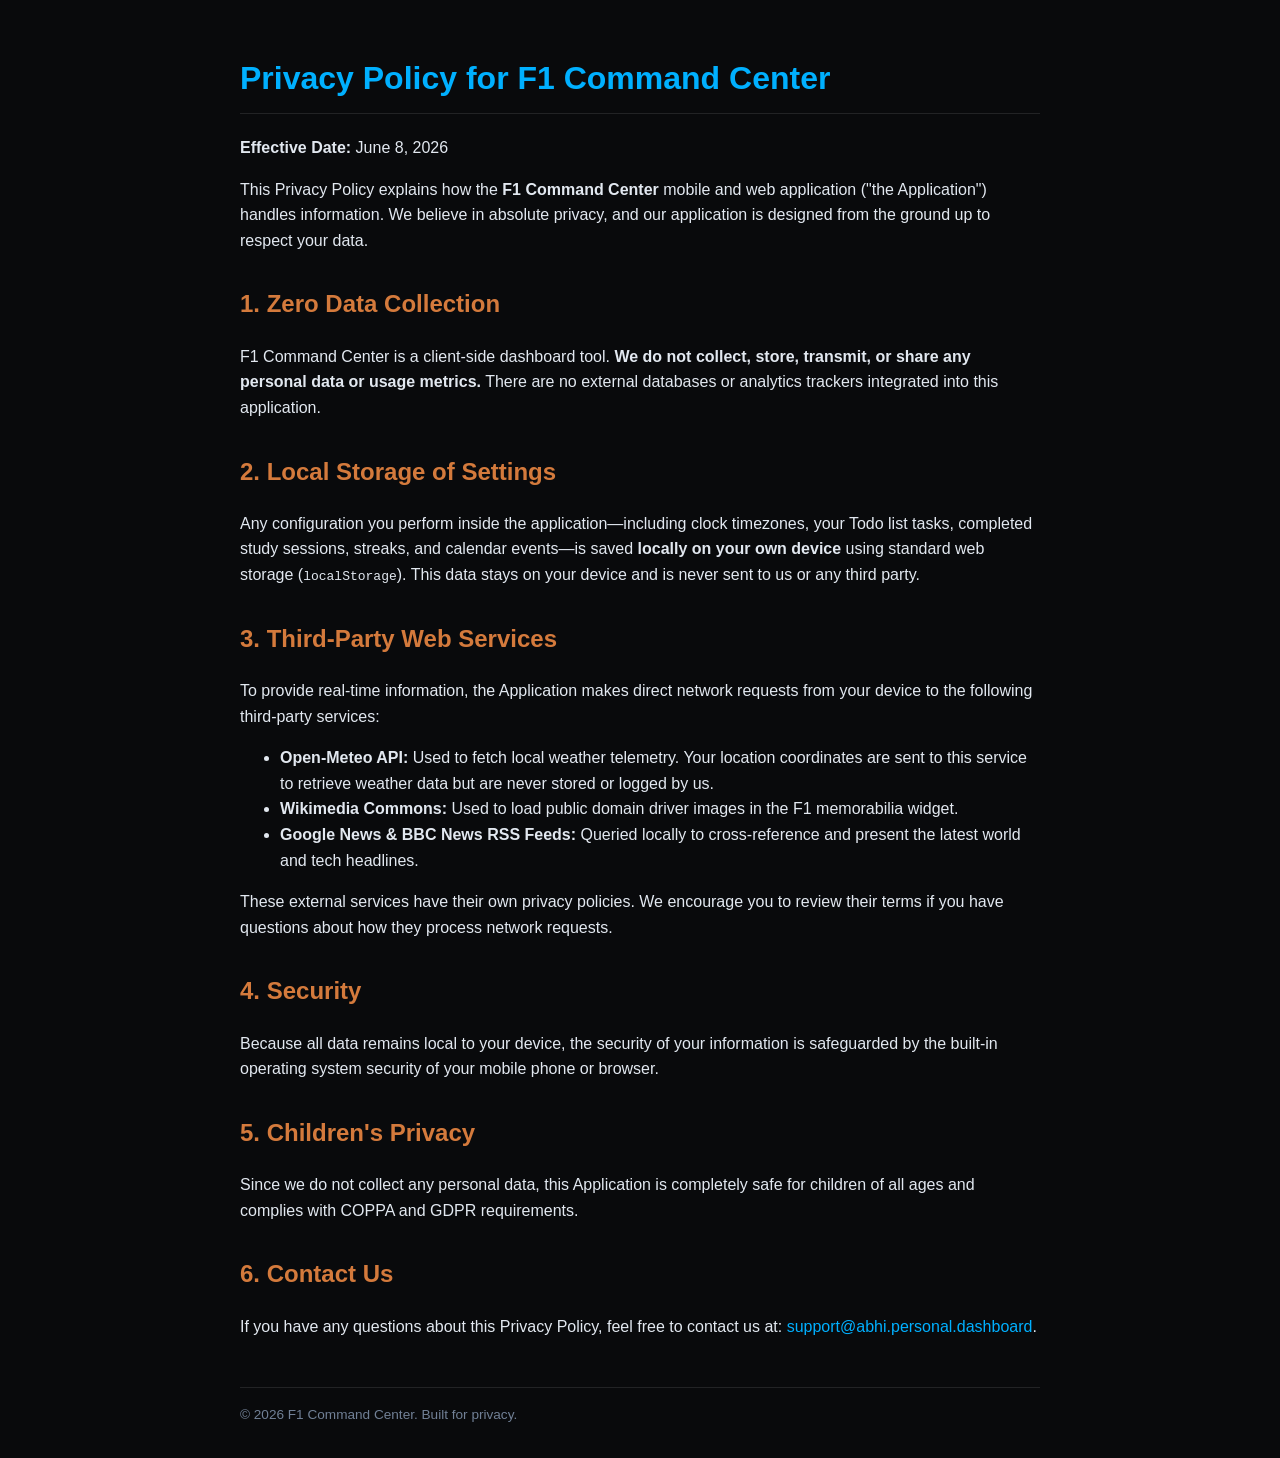
<file: privacy.html>
<!DOCTYPE html>
<html lang="en">
<head>
  <meta charset="UTF-8">
  <meta name="viewport" content="width=device-width, initial-scale=1.0">
  <title>Privacy Policy - F1 Command Center</title>
  <style>
    body {
      font-family: -apple-system, BlinkMacSystemFont, "Segoe UI", Roboto, Helvetica, Arial, sans-serif;
      line-height: 1.6;
      max-width: 800px;
      margin: 0 auto;
      padding: 2rem;
      background: #090a0c;
      color: #e2e8f0;
    }
    h1 {
      color: #00b0ff;
      border-bottom: 1px solid rgba(255,255,255,0.1);
      padding-bottom: 0.5rem;
    }
    h2 {
      color: #d47a3c;
      margin-top: 2rem;
    }
    a {
      color: #00b0ff;
      text-decoration: none;
    }
    a:hover {
      text-decoration: underline;
    }
    .footer {
      margin-top: 3rem;
      font-size: 0.85rem;
      color: #718096;
      border-top: 1px solid rgba(255,255,255,0.1);
      padding-top: 1rem;
    }
  </style>
</head>
<body>
  <h1>Privacy Policy for F1 Command Center</h1>
  <p><strong>Effective Date:</strong> June 8, 2026</p>

  <p>This Privacy Policy explains how the <strong>F1 Command Center</strong> mobile and web application ("the Application") handles information. We believe in absolute privacy, and our application is designed from the ground up to respect your data.</p>

  <h2>1. Zero Data Collection</h2>
  <p>F1 Command Center is a client-side dashboard tool. <strong>We do not collect, store, transmit, or share any personal data or usage metrics.</strong> There are no external databases or analytics trackers integrated into this application.</p>

  <h2>2. Local Storage of Settings</h2>
  <p>Any configuration you perform inside the application—including clock timezones, your Todo list tasks, completed study sessions, streaks, and calendar events—is saved <strong>locally on your own device</strong> using standard web storage (<code>localStorage</code>). This data stays on your device and is never sent to us or any third party.</p>

  <h2>3. Third-Party Web Services</h2>
  <p>To provide real-time information, the Application makes direct network requests from your device to the following third-party services:</p>
  <ul>
    <li><strong>Open-Meteo API:</strong> Used to fetch local weather telemetry. Your location coordinates are sent to this service to retrieve weather data but are never stored or logged by us.</li>
    <li><strong>Wikimedia Commons:</strong> Used to load public domain driver images in the F1 memorabilia widget.</li>
    <li><strong>Google News & BBC News RSS Feeds:</strong> Queried locally to cross-reference and present the latest world and tech headlines.</li>
  </ul>
  <p>These external services have their own privacy policies. We encourage you to review their terms if you have questions about how they process network requests.</p>

  <h2>4. Security</h2>
  <p>Because all data remains local to your device, the security of your information is safeguarded by the built-in operating system security of your mobile phone or browser.</p>

  <h2>5. Children's Privacy</h2>
  <p>Since we do not collect any personal data, this Application is completely safe for children of all ages and complies with COPPA and GDPR requirements.</p>

  <h2>6. Contact Us</h2>
  <p>If you have any questions about this Privacy Policy, feel free to contact us at: <a href="mailto:support@abhi.personal.dashboard">support@abhi.personal.dashboard</a>.</p>

  <div class="footer">
    &copy; 2026 F1 Command Center. Built for privacy.
  </div>
</body>
</html>
</file>
<file: assets/index-CblrBRyn.css>
:root{--bg-dark: #07090d;--bg-panel: rgba(16, 22, 33, .55);--bg-card-hover: rgba(22, 30, 45, .65);--card-border: rgba(255, 255, 255, .08);--card-border-glow: rgba(0, 176, 255, .2);--text-main: #f0f2f5;--text-muted: #8392a5;--accent-blue: #00b0ff;--accent-red: #e10600;--accent-green: #00e676;--accent-yellow: #ffea00;--pomo-work: #ff3d00;--pomo-break: #00e676;--font-sans: "Outfit", -apple-system, BlinkMacSystemFont, "Segoe UI", Roboto, sans-serif;--font-mono: "JetBrains Mono", sfmono-regular, Consolas, monospace;--transition-smooth: all .3s cubic-bezier(.4, 0, .2, 1)}*{margin:0;padding:0;box-sizing:border-box}body{background-color:var(--bg-dark);color:var(--text-main);font-family:var(--font-sans);min-height:100vh;overflow-x:hidden;position:relative}.bg-glow{position:fixed;border-radius:50%;filter:blur(120px);z-index:-1;opacity:.25;pointer-events:none;mix-blend-mode:screen}.bg-glow-1{width:40vw;height:40vw;background:radial-gradient(circle,#00b0ff4d,#0000 70%);top:-10%;left:-5%}.bg-glow-2{width:35vw;height:35vw;background:radial-gradient(circle,#e1060033,#0000 70%);bottom:-5%;right:-5%}.bg-glow-3{width:30vw;height:30vw;background:radial-gradient(circle,#00e67633,#0000 70%);top:35%;left:45%}body:before{content:"";position:fixed;top:0;left:0;width:100%;height:100%;background-image:linear-gradient(rgba(18,26,38,.25) 1px,transparent 1px),linear-gradient(90deg,rgba(18,26,38,.25) 1px,transparent 1px);background-size:24px 24px;z-index:-2;pointer-events:none}.app-container{max-width:1350px;margin:0 auto;padding:1.5rem;display:flex;flex-direction:column;gap:1.5rem;min-height:100vh}.dashboard-row{display:flex;gap:1.5rem;width:100%}.row-top{display:flex}.row-top>.clock-wrapper{flex:1.1}.row-top>.weather-wrapper{flex:1}.row-bottom{display:flex}.row-bottom>.todo-wrapper{flex:1}.row-bottom>.pomodoro-wrapper{flex:1.1}.row-bottom>.f1-wrapper{flex:1.2}.row-news{display:flex;gap:1.5rem;width:100%}.row-news>.calendar-wrapper{flex:1.1}.row-news>.news-wrapper{flex:1.4}.row-news>.quote-wrapper{flex:.8}.mono{font-family:var(--font-mono)}.text-muted{color:var(--text-muted)}.font-bold{font-weight:700}.hidden{display:none!important}.glass-card{background:#0c131f80;backdrop-filter:blur(16px) saturate(130%);-webkit-backdrop-filter:blur(16px) saturate(130%);position:relative;border-radius:20px!important;border:none!important;box-shadow:inset 0 0 20px #00b0ff14,0 8px 32px #00000080;transition:var(--transition-smooth)}.glass-card:hover{background:#101a2a8c}.glass-card:before{content:"";position:absolute;top:0;left:0;right:0;bottom:0;padding:1.5px;background:linear-gradient(135deg,#00b0ff99,#00b0ff26,#00b0ff80);border-radius:20px;-webkit-mask:linear-gradient(#fff 0 0) content-box,linear-gradient(#fff 0 0);-webkit-mask-composite:xor;mask-composite:exclude;pointer-events:none;z-index:1;transition:var(--transition-smooth)}.glass-card:hover:before{background:linear-gradient(135deg,#00b0ffd9,#00b0ff4d,#00b0ffcc)}.glass-card:after{content:"";position:absolute;top:0;left:28%;right:28%;height:3px;background:#00b0ffb3;box-shadow:0 0 10px #00b0ff99,0 0 3px #00b0ff4d;pointer-events:none;z-index:2;clip-path:polygon(0 0,100% 0,calc(100% - 5px) 100%,5px 100%);transition:var(--transition-smooth)}.glass-card:hover:after{background:#00b0fff2;box-shadow:0 0 12px #00b0ffcc,0 0 5px #00b0ff80;left:25%;right:25%}.glass-card-wrapper{display:flex;flex-direction:column;transition:filter .3s cubic-bezier(.4,0,.2,1);filter:drop-shadow(0 0 10px rgba(0,176,255,.16))}.glass-card-wrapper:hover{filter:drop-shadow(0 0 15px rgba(0,176,255,.28))}.glass-card-wrapper.f1-wrapper{filter:drop-shadow(0 0 10px rgba(225,6,0,.16))}.glass-card-wrapper.f1-wrapper:hover{filter:drop-shadow(0 0 15px rgba(225,6,0,.28))}.glass-card-wrapper>.glass-card{flex-grow:1;width:100%}.widget-card{padding:1.5rem;display:flex;flex-direction:column;position:relative;overflow:hidden}.widget-header{display:flex;justify-content:space-between;align-items:center;margin-bottom:1rem}.widget-title{font-size:1.15rem;font-weight:700;letter-spacing:.05em;color:#fff;text-transform:uppercase}.cyber-btn{background:transparent;border:1px solid var(--accent-blue);border-radius:6px;color:var(--accent-blue);font-family:var(--font-sans);font-weight:600;font-size:.95rem;padding:.4rem 1rem;cursor:pointer;transition:var(--transition-smooth)}.cyber-btn:hover{background:#00b0ff1a;box-shadow:0 0 8px #00b0ff4d}.cyber-action-btn{background:transparent;border:1px solid rgba(255,255,255,.15);border-radius:6px;color:var(--text-main);font-family:var(--font-sans);font-size:.82rem;padding:.3rem .65rem;cursor:pointer;transition:var(--transition-smooth)}.cyber-action-btn:hover{background:#ffffff14;border-color:#fff}.btn-icon{background:transparent;border:none;color:var(--text-muted);cursor:pointer;font-size:1.2rem;width:32px;height:32px;border-radius:50%;display:flex;align-items:center;justify-content:center;transition:var(--transition-smooth)}.btn-icon:hover{background:#ffffff14;color:#fff}input[type=text],input[type=number]{background:#0a0c1080;border:1px solid rgba(255,255,255,.1);color:var(--text-main);font-family:var(--font-sans);padding:.4rem .8rem;border-radius:6px;outline:none;transition:var(--transition-smooth)}input[type=text]:focus{border-color:var(--accent-blue);box-shadow:0 0 0 2px #00b0ff26}.clock-widget{display:flex;flex-direction:row;align-items:center;gap:2rem}.analog-clock-container{width:160px;height:160px;position:relative;flex-shrink:0}.cyber-analog-clock{width:100%;height:100%;border-radius:50%;background:radial-gradient(circle,#0a142899,#050c1ee6 70%,#020612);border:2px solid rgba(0,176,255,.45);position:relative;box-shadow:inset 0 0 20px #00b0ff59,0 0 15px #00b0ff33,0 4px 25px #000000a6}.hud-arc{position:absolute;top:-12px;bottom:-12px;border-radius:50%;border:1.5px solid rgba(0,176,255,.18);pointer-events:none;transition:var(--transition-smooth)}.hud-arc-left{left:-20px;right:50%;border-right-color:transparent;border-top-color:transparent;border-bottom-color:transparent;filter:drop-shadow(0 0 4px rgba(0,176,255,.4))}.hud-arc-right{right:-20px;left:50%;border-left-color:transparent;border-top-color:transparent;border-bottom-color:transparent;filter:drop-shadow(0 0 4px rgba(0,176,255,.4))}.tech-ring{position:absolute;border-radius:50%;top:50%;left:50%;transform:translate(-50%,-50%);pointer-events:none}.tech-ring-1{width:90%;height:90%;border:1px dashed rgba(0,176,255,.25);animation:rotateClockwise 25s linear infinite}.tech-ring-2{width:78%;height:78%;border:1px dotted rgba(0,176,255,.3);animation:rotateCounterClockwise 18s linear infinite}.tech-ring-3{width:65%;height:65%;border:1px dashed rgba(0,176,255,.15)}.cyber-marker{position:absolute;width:2px;height:8px;background:#00b0ff80;box-shadow:0 0 4px #00b0ff4d;top:6px;left:50%;margin-left:-1px;transform-origin:center 74px}.cyber-marker.marker-12,.cyber-marker.marker-3,.cyber-marker.marker-6,.cyber-marker.marker-9{width:3px;height:12px;background:#00b0fff2;box-shadow:0 0 8px #00b0ff99;margin-left:-1.5px;transform-origin:center 74px}.marker-12{transform:rotate(0)}.marker-1{transform:rotate(30deg)}.marker-2{transform:rotate(60deg)}.marker-3{transform:rotate(90deg)}.marker-4{transform:rotate(120deg)}.marker-5{transform:rotate(150deg)}.marker-6{transform:rotate(180deg)}.marker-7{transform:rotate(210deg)}.marker-8{transform:rotate(240deg)}.marker-9{transform:rotate(270deg)}.marker-10{transform:rotate(300deg)}.marker-11{transform:rotate(330deg)}.cyber-hand{position:absolute;transform-origin:bottom center;bottom:50%;left:50%}.cyber-hand.hour-hand{width:4px;height:40px;margin-left:-2px;background:var(--accent-blue);box-shadow:0 0 10px var(--accent-blue);border-radius:2px;z-index:2}.cyber-hand.minute-hand{width:2px;height:58px;margin-left:-1px;background:var(--accent-blue);box-shadow:0 0 8px var(--accent-blue);border-radius:1px;z-index:3}.cyber-hand.second-hand{width:1px;height:64px;margin-left:-.5px;background:var(--accent-green);box-shadow:0 0 6px var(--accent-green);z-index:4}.cyber-center{width:8px;height:8px;background:#fff;border:2px solid var(--accent-blue);border-radius:50%;position:absolute;top:50%;left:50%;transform:translate(-50%,-50%);box-shadow:0 0 8px #fff,0 0 15px var(--accent-blue);z-index:5}@keyframes rotateClockwise{0%{transform:translate(-50%,-50%) rotate(0)}to{transform:translate(-50%,-50%) rotate(360deg)}}@keyframes rotateCounterClockwise{0%{transform:translate(-50%,-50%) rotate(0)}to{transform:translate(-50%,-50%) rotate(-360deg)}}.digital-clock-container{display:flex;flex-direction:column;align-items:flex-start;gap:.25rem}.digital-time{font-size:2.2rem;font-weight:700;color:#fff;line-height:1;letter-spacing:.02em;text-shadow:0 0 10px rgba(0,176,255,.2)}.digital-date{font-size:1.15rem;color:var(--text-main);letter-spacing:.05em}.digital-day{font-size:.95rem;color:var(--text-muted)}.timezone-selector-container{margin-top:.5rem;width:100%}.cyber-select{background:#0a0c1066;border:1px solid rgba(255,255,255,.1);color:var(--text-muted);font-family:var(--font-sans);font-size:.72rem;font-weight:500;padding:.25rem .5rem;border-radius:6px;outline:none;cursor:pointer;width:100%;max-width:140px;transition:var(--transition-smooth)}.cyber-select:hover,.cyber-select:focus{border-color:#fff3;color:var(--text-main);background:#0a0c1099;box-shadow:0 0 8px #00b0ff1a}.cyber-select option{background:#0f111a;color:var(--text-main)}.weather-widget{cursor:pointer}.weather-widget input,.weather-widget .unit-toggle-indicator,.weather-widget .weather-autocomplete{cursor:auto}.weather-main{display:flex;align-items:center;justify-content:space-between;margin-bottom:.75rem}.weather-icon-side{width:66px;height:66px;position:relative;display:flex;align-items:center;justify-content:center}.cyber-sun{width:32px;height:32px;border-radius:50%;background:var(--accent-yellow);box-shadow:0 0 12px var(--accent-yellow),0 0 24px #ffea004d;position:relative}.cyber-cloud{color:var(--accent-blue);width:50px;height:34px}.weather-temp-side{text-align:right}.weather-city-header{font-size:1.1rem;font-weight:600;display:flex;justify-content:flex-end;align-items:center;gap:.25rem}.unit-toggle-indicator{cursor:pointer;color:var(--accent-blue)}.weather-temp{font-size:2.3rem;font-weight:800;line-height:1.1}.weather-details-row{display:flex;justify-content:space-between;border-top:1px solid rgba(255,255,255,.08);padding-top:.75rem;margin-bottom:.75rem;gap:.5rem}.weather-details-row .detail-item{display:flex;flex-direction:column;align-items:center;flex:1}.weather-details-row .detail-label{font-size:.68rem;letter-spacing:.02em;text-transform:uppercase;margin-bottom:.2rem}.weather-details-row .detail-value{font-size:.92rem;font-weight:700;color:#fff}.weather-search-row{position:relative;width:100%}.weather-search-row input{width:100%;font-size:.82rem;padding:.35rem .8rem}.weather-autocomplete{position:absolute;top:100%;left:0;width:100%;background:#0f1319;border:1px solid var(--card-border);border-radius:8px;z-index:100;max-height:180px;overflow-y:auto;display:none}.weather-autocomplete.active{display:block}.weather-autocomplete ul{list-style:none}.weather-autocomplete li{padding:.45rem .8rem;font-size:.8rem;cursor:pointer;color:var(--text-main);transition:var(--transition-smooth)}.weather-autocomplete li:hover{background:#ffffff0d}.todo-widget{padding-bottom:4.5rem}.todo-progress-container{display:flex;flex-direction:column;gap:.25rem;margin-bottom:.75rem}.todo-progress-meta{display:flex;justify-content:space-between;font-size:.75rem;font-weight:600}.todo-progress-track{height:5px;background:#ffffff0d;border-radius:4px;overflow:hidden}.todo-progress-bar{height:100%;background:linear-gradient(90deg,var(--accent-blue) 0%,var(--accent-green) 100%);transition:width .3s ease}.todo-list{list-style:none;display:flex;flex-direction:column;gap:.5rem;max-height:190px;overflow-y:auto;margin-bottom:.75rem;padding-right:.25rem}.todo-item{display:flex;align-items:center;justify-content:space-between;padding:.45rem .6rem;background:#ffffff05;border:1px solid rgba(255,255,255,.03);border-radius:8px;transition:var(--transition-smooth)}.todo-item:hover{background:#ffffff0a}.todo-item-left{display:flex;align-items:center;gap:.65rem;cursor:pointer;flex-grow:1}.todo-checkbox{width:16px;height:16px;border:1.5px solid var(--text-muted);border-radius:4px;display:flex;align-items:center;justify-content:center;flex-shrink:0;transition:var(--transition-smooth)}.todo-checkbox svg{color:#fff;width:10px;height:10px;opacity:0}.todo-item.completed .todo-checkbox{background:var(--accent-green);border-color:var(--accent-green);box-shadow:0 0 6px #00e6764d}.todo-item.completed .todo-checkbox svg{opacity:1}.todo-text{font-size:.88rem;font-weight:500;color:var(--text-main);transition:var(--transition-smooth)}.todo-item.completed .todo-text{color:var(--text-muted);text-decoration:line-through}.delete-task-btn{font-size:1.2rem;color:var(--text-muted);background:transparent;border:none;cursor:pointer;line-height:1}.delete-task-btn:hover{color:var(--accent-red)}.todo-input-row{display:flex;gap:.4rem}.todo-input-row input{flex-grow:1;font-size:.82rem;padding:.35rem .65rem}.pencil-emblem{position:absolute;bottom:.8rem;left:.8rem;width:48px;height:48px;cursor:pointer;transition:var(--transition-smooth)}.pencil-emblem:hover{transform:translateY(-2px) scale(1.05)}.pencil-svg{width:100%;height:100%}.pomodoro-widget{cursor:pointer}.pomodoro-widget button,.pomodoro-widget .pomo-mode-btn,.pomodoro-widget .cyber-btn-pomo,.pomodoro-widget .cyber-action-btn,.pomodoro-widget .heatmap-cell,.pomodoro-widget dialog{cursor:auto}.pomodoro-widget .pomo-modes{display:flex;background:#0003;padding:.2rem;border-radius:8px;border:1px solid rgba(255,255,255,.03);margin-bottom:.75rem;gap:.2rem}.pomo-mode-btn{flex:1;background:transparent;border:none;color:var(--text-muted);font-family:var(--font-sans);font-size:.82rem;font-weight:600;padding:.35rem .2rem;border-radius:6px;cursor:pointer;transition:var(--transition-smooth)}.pomo-mode-btn.active{background:var(--accent-blue);color:#fff;box-shadow:0 2px 8px #00b0ff4d}.pomo-content{display:flex;flex-direction:column;gap:.6rem}.pomo-timer-row{display:flex;align-items:center;justify-content:space-around;gap:1rem;margin-bottom:.5rem;background:#00000026;padding:.75rem;border-radius:10px}.pomo-progress-container{position:relative;width:82px;height:82px}.pomo-progress-ring{width:100%;height:100%;transform:rotate(-90deg)}.pomo-progress-ring circle{fill:transparent}.pomo-progress-ring .ring-bg{stroke:#ffffff0a}.pomo-progress-ring .ring-fg{stroke:var(--accent-blue);stroke-dasharray:534;stroke-dashoffset:0;stroke-linecap:round;transition:stroke-dashoffset 1s linear,stroke .3s}.pomo-timer-text{position:absolute;top:50%;left:50%;transform:translate(-50%,-50%)}#pomo-clock{font-size:1.45rem;font-weight:800;color:#fff}.pomo-meta-side{display:flex;flex-direction:column;gap:.35rem;align-items:flex-start}.streak-text{font-size:.95rem;font-weight:700;color:#fff}.pomo-controls{display:flex;gap:.4rem;margin-bottom:.5rem}.cyber-btn-pomo{flex:1;background:transparent;border:1px solid rgba(255,255,255,.15);border-radius:6px;color:#fff;font-family:var(--font-sans);font-size:.82rem;font-weight:600;padding:.35rem;cursor:pointer;transition:var(--transition-smooth)}.cyber-btn-pomo:hover{background:#ffffff0d;border-color:#fff}#pomo-start{background:var(--accent-red);border-color:var(--accent-red)}#pomo-start:hover{background:#ff1c17;box-shadow:0 0 8px #e106004d}.pomo-heatmap-section{border-top:1px solid rgba(255,255,255,.08);padding-top:.6rem}.heatmap-title{font-size:.7rem;margin-bottom:.4rem;letter-spacing:.05em}.heatmap-grid{display:grid;grid-template-columns:repeat(15,1fr);gap:3.5px}.heatmap-cell{aspect-ratio:1;background:#ffffff08;border-radius:3px;border:1.5px solid rgba(255,255,255,.03);cursor:pointer;position:relative;transition:var(--transition-smooth)}.heatmap-cell:hover:after{content:attr(data-tooltip);position:absolute;bottom:120%;left:50%;transform:translate(-50%);background:#11141a;border:1px solid rgba(255,255,255,.15);color:#fff;font-size:.65rem;padding:.2rem .4rem;border-radius:4px;white-space:nowrap;z-index:10;pointer-events:none}.heatmap-cell.level-0{background:#ffffff08}.heatmap-cell.level-1{background:var(--accent-green);opacity:.35;border-color:#ffffff1a}.heatmap-cell.level-2{background:var(--accent-green);opacity:.65;border-color:#ffffff1a}.heatmap-cell.level-3{background:var(--accent-green);opacity:1;border-color:#fff3;box-shadow:0 0 6px var(--accent-green)}.f1-countdown-widget{background:linear-gradient(135deg,#161c2699,#0a0c11b3)!important}.f1-countdown-widget:before{background:linear-gradient(135deg,#e1060099,#e1060026,#e1060080)!important}.f1-countdown-widget:hover:before{background:linear-gradient(135deg,#e10600d9,#e106004d,#e10600cc)!important}.f1-countdown-widget:after{background:#e10600b3!important;box-shadow:0 0 10px #e1060099,0 0 3px #e106004d!important}.f1-countdown-widget:hover:after{background:#e10600f2!important;box-shadow:0 0 12px #e10600cc,0 0 5px #e1060080!important;left:25%;right:25%}.f1-status-pill{font-size:.65rem;font-weight:800;background:var(--accent-red);color:#fff;padding:.2rem .6rem;border-radius:4px;letter-spacing:.05em;box-shadow:0 0 6px #e106004d}.f1-content-row{display:flex;align-items:center;justify-content:space-between;gap:1rem;margin-bottom:.75rem}.f1-countdown-side{flex-grow:1}.race-start-lbl{font-size:.7rem;letter-spacing:.08em;margin-bottom:.2rem}.countdown-numbers-row{display:flex;align-items:center;gap:.4rem}.num-unit{display:flex;flex-direction:column;align-items:flex-start}.num-val{font-size:1.85rem;font-weight:800;color:#fff;line-height:1.1;letter-spacing:.02em}.num-lbl{font-size:.65rem;font-weight:700;letter-spacing:.02em}.num-divider{font-size:1.5rem;color:#ffffff1a;margin-bottom:.9rem;padding:0 .15rem}.f1-footer-container{border-top:1px solid rgba(255,255,255,.08);padding-top:.65rem;display:flex;justify-content:space-between;align-items:center;width:100%}.f1-footer-meta{flex-grow:1}.f1-track-container{width:95px;height:58px;display:flex;align-items:center;justify-content:center;pointer-events:none;z-index:5;margin-right:1.25rem}.f1-track-container svg{width:100%;height:100%}.f1-footer-meta .meta-row{font-size:.82rem;letter-spacing:.05em;margin-bottom:.15rem}.f1-footer-meta span{color:#fff;font-weight:600}.f1-clock-container{width:100px;height:100px;position:relative;flex-shrink:0}.tag-heuer-watch{width:100%;height:100%;border-radius:50%;position:relative;background:#000;padding:6px;box-shadow:0 4px 15px #00000080}.watch-bezel{position:absolute;top:0;left:0;width:100%;height:100%;border-radius:50%}.bezel-num{position:absolute;width:12px;height:12px;top:50%;left:50%;margin-top:-6px;margin-left:-6px;text-align:center;font-size:6.5px;font-weight:800;font-family:var(--font-mono);color:#ffffffd9;transform-origin:center center}.bezel-num.val-00{transform:rotate(0) translateY(-40px);color:var(--accent-red);font-size:8px}.bezel-num.val-05{transform:rotate(30deg) translateY(-40px)}.bezel-num.val-10{transform:rotate(60deg) translateY(-40px)}.bezel-num.val-15{transform:rotate(90deg) translateY(-40px)}.bezel-num.val-20{transform:rotate(120deg) translateY(-40px)}.bezel-num.val-25{transform:rotate(150deg) translateY(-40px)}.bezel-num.val-30{transform:rotate(180deg) translateY(-40px)}.bezel-num.val-35{transform:rotate(210deg) translateY(-40px)}.bezel-num.val-40{transform:rotate(240deg) translateY(-40px)}.bezel-num.val-45{transform:rotate(270deg) translateY(-40px)}.bezel-num.val-50{transform:rotate(300deg) translateY(-40px)}.bezel-num.val-55{transform:rotate(330deg) translateY(-40px)}.watch-dial{width:100%;height:100%;border-radius:50%;background:radial-gradient(circle,#fcfdfe,#dce0e6);border:1px solid #111;position:relative;overflow:hidden}.watch-dotted-track{position:absolute;top:2px;left:2px;right:2px;bottom:2px;border-radius:50%;border:.75px dotted rgba(225,6,0,.75)}.watch-logo-container{position:absolute;top:9px;left:50%;transform:translate(-50%);width:20px;height:20px}.tag-shield-svg{width:100%;height:100%}.watch-markers{position:absolute;width:100%;height:100%;top:0;left:0}.dial-marker{position:absolute;background:#111;width:2.5px;height:4.5px;left:50%;top:50%;margin-left:-1.25px;margin-top:-2.25px;transform-origin:center center}.dial-marker.marker-12{width:6px;height:4px;background:var(--accent-red);clip-path:polygon(0 0,100% 0,80% 100%,20% 100%);transform:rotate(0) translateY(-30px)}.dial-marker.marker-1{transform:rotate(30deg) translateY(-32px)}.dial-marker.marker-2{transform:rotate(60deg) translateY(-32px)}.dial-marker.marker-3{transform:rotate(90deg) translateY(-32px);width:4px;height:2.5px}.dial-marker.marker-4{transform:rotate(120deg) translateY(-32px)}.dial-marker.marker-5{transform:rotate(150deg) translateY(-32px)}.dial-marker.marker-6{width:6px;height:4px;background:#111;clip-path:polygon(20% 0,80% 0,100% 100%,0 100%);transform:rotate(180deg) translateY(-30px)}.dial-marker.marker-7{transform:rotate(210deg) translateY(-32px)}.dial-marker.marker-8{transform:rotate(240deg) translateY(-32px)}.dial-marker.marker-9{transform:rotate(270deg) translateY(-32px);width:4px;height:2.5px}.dial-marker.marker-10{transform:rotate(300deg) translateY(-32px)}.dial-marker.marker-11{transform:rotate(330deg) translateY(-32px)}.dial-brand-lbl{position:absolute;bottom:16px;left:0;width:100%;text-align:center;font-size:4.5px;font-weight:900;letter-spacing:.05em;color:#222}.dial-hand{position:absolute;transform-origin:bottom center;bottom:50%;left:50%}.dial-hand.hand-hour{width:3px;height:19px;background:#111;margin-left:-1.5px;border-radius:1px 1px 0 0;z-index:2}.dial-hand.hand-minute{width:2px;height:28px;background:#222;margin-left:-1px;border-radius:1px 1px 0 0;z-index:3}.dial-hand.hand-second{width:.8px;height:32px;background:var(--accent-red);margin-left:-.4px;z-index:4}.dial-center-pin{width:5px;height:5px;background:#f0f0f0;border:1px solid #111;border-radius:50%;position:absolute;top:50%;left:50%;margin-left:-2.5px;margin-top:-2.5px;z-index:5}.glass-modal{background:#0c111ad9;backdrop-filter:blur(20px) saturate(140%);-webkit-backdrop-filter:blur(20px) saturate(140%);border:1px solid rgba(255,255,255,.1);border-radius:16px;box-shadow:0 24px 60px #0009;color:var(--text-main);padding:1.5rem;max-width:400px;width:calc(100% - 2rem);margin:auto;position:fixed;top:50%;left:50%;transform:translate(-50%,-50%);outline:none}.glass-modal::backdrop{background:#000000b3;-webkit-backdrop-filter:blur(4px);backdrop-filter:blur(4px)}.modal-content{display:flex;flex-direction:column;gap:1rem}.modal-header{display:flex;justify-content:space-between;align-items:center;border-bottom:1px solid rgba(255,255,255,.08);padding-bottom:.5rem}.modal-header h3{font-size:1.05rem;font-weight:700;color:#fff}.close-btn{font-size:1.5rem;color:var(--text-muted);background:transparent;border:none;cursor:pointer;line-height:1}.close-btn:hover{color:#fff}.form-row{display:flex;gap:.6rem}.form-group{flex:1;display:flex;flex-direction:column;gap:.25rem}.form-group label{font-size:.75rem;color:var(--text-muted);font-weight:600}.form-group input{width:100%}.dialog-footer{display:flex;justify-content:flex-end;gap:.5rem;margin-top:.5rem}.cyber-btn-primary{background:var(--accent-blue);border:1px solid var(--accent-blue);border-radius:6px;color:#fff;font-family:var(--font-sans);font-weight:600;padding:.35rem 1rem;cursor:pointer}.cyber-btn-secondary{background:transparent;border:1px solid rgba(255,255,255,.15);border-radius:6px;color:#fff;font-family:var(--font-sans);padding:.35rem .8rem;cursor:pointer}.activity-history-body{max-height:220px;overflow-y:auto;display:flex;flex-direction:column;gap:.4rem}.activity-log-row{display:flex;justify-content:space-between;border-bottom:1px solid rgba(255,255,255,.05);padding:.35rem 0;font-size:.85rem}.calendar-widget{padding:1.25rem}.calendar-nav{display:flex;align-items:center;background:#0a0c1066;border:1px solid rgba(255,255,255,.08);border-radius:6px;padding:2px 6px}.cal-nav-btn{background:none;border:none;color:var(--text-muted);font-size:.75rem;cursor:pointer;padding:.2rem .4rem;transition:var(--transition-smooth)}.cal-nav-btn:hover{color:var(--text-main)}.calendar-layout{display:grid;grid-template-columns:1.15fr 1fr;gap:1rem;margin-bottom:1rem}.calendar-grid-box{background:#0a0c1033;border:1px solid rgba(255,255,255,.04);border-radius:12px;padding:.5rem}.calendar-weekdays{display:grid;grid-template-columns:repeat(7,1fr);text-align:center;font-size:.7rem;font-weight:700;color:var(--text-muted);margin-bottom:.25rem}.calendar-days{display:grid;grid-template-columns:repeat(7,1fr);gap:4px}.calendar-day-cell{aspect-ratio:1;display:flex;flex-direction:column;align-items:center;justify-content:center;font-family:var(--font-mono);font-size:.75rem;color:var(--text-main);border-radius:6px;cursor:pointer;position:relative;transition:var(--transition-smooth)}.calendar-day-cell:hover{background:#ffffff0f}.calendar-day-cell.other-month{color:#fff3}.calendar-day-cell.today{border:1px solid var(--accent-blue);box-shadow:0 0 6px #00b0ff33}.calendar-day-cell.selected{background:var(--accent-blue);color:#07090d;font-weight:700}.calendar-day-cell.has-events:after{content:"";position:absolute;bottom:3px;width:4px;height:4px;background:var(--accent-blue);border-radius:50%;box-shadow:0 0 4px var(--accent-blue)}.calendar-day-cell.selected.has-events:after{background:#07090d;box-shadow:none}.calendar-parser-box{display:flex;flex-direction:column;justify-content:space-between}.event-input-wrapper{display:flex;flex-direction:column;gap:.5rem;flex-grow:1}.cyber-textarea{width:100%;height:90px;background:#0a0c1080;border:1px solid rgba(255,255,255,.08);color:var(--text-main);font-family:var(--font-sans);font-size:.8rem;padding:.5rem;border-radius:8px;outline:none;resize:none;transition:var(--transition-smooth)}.cyber-textarea:focus{border-color:var(--accent-blue);box-shadow:0 0 8px #00b0ff26}.parser-feedback{font-size:.7rem;color:var(--text-muted);background:#00b0ff0d;border:1px solid rgba(0,176,255,.15);border-radius:6px;padding:.35rem .5rem;line-height:1.3}.parser-feedback.error-feedback{background:#e106000d;border-color:#e1060026;color:#ff5252}.selected-day-events{border-top:1px solid rgba(255,255,255,.06);padding-top:.75rem}.events-subtitle{font-size:.8rem;font-weight:600;color:var(--text-muted);margin-bottom:.5rem;text-transform:uppercase;letter-spacing:.05em}.events-list-timeline{display:flex;flex-direction:column;gap:.5rem;max-height:130px;overflow-y:auto;padding-right:4px}.calendar-event-item{display:flex;align-items:center;justify-content:space-between;padding:.5rem .75rem;background:#ffffff05;border:1px solid rgba(255,255,255,.04);border-radius:8px;transition:var(--transition-smooth)}.calendar-event-item:hover{background:#ffffff0a;border-color:#ffffff14}.event-details{display:flex;flex-direction:column;gap:2px}.event-title-text{font-size:.8rem;font-weight:600;color:var(--text-main)}.event-time-text{font-family:var(--font-mono);font-size:.7rem;color:var(--text-muted)}.event-delete-btn{background:none;border:none;color:var(--text-muted);cursor:pointer;padding:.2rem;display:flex;align-items:center;justify-content:center;border-radius:4px;transition:var(--transition-smooth)}.event-delete-btn:hover{color:var(--accent-red);background:#e106001a}.pulse-dot{width:6px;height:6px;background:var(--accent-blue);border-radius:50%;display:inline-block;animation:pulseDot 1s infinite alternate}@keyframes pulseDot{0%{opacity:.3;transform:scale(.8)}to{opacity:1;transform:scale(1.2);box-shadow:0 0 6px var(--accent-blue)}}.news-wrapper>.news-widget{padding:1.25rem;display:flex;flex-direction:column}.news-header-left{display:flex;align-items:center;gap:.75rem}.telemetry-status{display:flex;align-items:center;gap:6px;background:#00e6760f;border:1px solid rgba(0,230,118,.15);padding:2px 8px;border-radius:20px}.status-beacon{width:6px;height:6px;background:var(--accent-green);border-radius:50%;box-shadow:0 0 6px var(--accent-green);animation:beaconPulse 1.5s infinite ease-in-out}.status-label{font-size:.65rem;color:var(--accent-green);font-weight:700;letter-spacing:.05em}.news-filters{display:flex;gap:.5rem;margin-bottom:1rem}.news-filter-btn{background:#0a0c1066;border:1px solid rgba(255,255,255,.06);color:var(--text-muted);font-family:var(--font-sans);font-weight:600;font-size:.72rem;padding:.3rem .75rem;border-radius:30px;cursor:pointer;letter-spacing:.03em;transition:var(--transition-smooth)}.news-filter-btn:hover{background:#ffffff0a;border-color:#ffffff26;color:var(--text-main)}.news-filter-btn.active{background:#00b0ff1a;border-color:var(--accent-blue);color:var(--accent-blue);box-shadow:0 0 8px #00b0ff33}.news-container{display:flex;flex-direction:column;gap:.6rem;max-height:250px;overflow-y:auto;padding-right:6px}.news-container::-webkit-scrollbar{width:4px}.news-container::-webkit-scrollbar-track{background:#ffffff05;border-radius:4px}.news-container::-webkit-scrollbar-thumb{background:#ffffff1a;border-radius:4px}.news-container::-webkit-scrollbar-thumb:hover{background:#fff3}.news-loading{text-align:center;padding:2.5rem;font-size:.8rem;letter-spacing:.05em;animation:pulseLoading 1.5s infinite ease-in-out}.news-item{display:flex;align-items:center;justify-content:space-between;padding:.65rem .85rem;background:#0a0c1040;border:1px solid rgba(255,255,255,.03);border-radius:10px;text-decoration:none;color:inherit;transition:var(--transition-smooth)}.news-item:hover{background:#ffffff08;border-color:#ffffff14;transform:translateY(-1px)}.news-item.verified-story{border-color:#00e67633;background:#00e67605}.news-item.verified-story:hover{border-color:#00e67666;background:#00e6760a}.news-item-left{display:flex;flex-direction:column;gap:4px;flex:1;padding-right:1rem}.news-headline{font-size:.85rem;font-weight:500;color:var(--text-main);line-height:1.35;transition:var(--transition-smooth)}.news-item:hover .news-headline{color:#fff}.news-meta{display:flex;align-items:center;gap:8px;font-size:.68rem}.news-source-tag{background:#ffffff0d;border:1px solid rgba(255,255,255,.08);color:var(--text-muted);padding:1px 6px;border-radius:4px;font-weight:600;font-size:.62rem}.news-item.verified-story .news-source-tag{background:#00e67614;border-color:#00e67633;color:var(--accent-green)}.news-time{color:var(--text-muted)}.news-item-right{display:flex;align-items:center;flex-shrink:0}.news-verified-badge{display:flex;align-items:center;gap:4px;background:#00e6761a;border:1px solid rgba(0,230,118,.3);color:var(--accent-green);font-weight:700;font-size:.6rem;letter-spacing:.05em;padding:2px 8px;border-radius:20px;box-shadow:0 0 6px #00e67626}.news-verified-badge svg{color:var(--accent-green)}@keyframes beaconPulse{0%{transform:scale(.9);opacity:.6;box-shadow:0 0 2px var(--accent-green)}50%{transform:scale(1.1);opacity:1;box-shadow:0 0 8px var(--accent-green)}to{transform:scale(.9);opacity:.6;box-shadow:0 0 2px var(--accent-green)}}@keyframes pulseLoading{0%{opacity:.5}50%{opacity:1}to{opacity:.5}}@keyframes spinRefresh{0%{transform:rotate(0)}to{transform:rotate(360deg)}}.spin-anim{animation:spinRefresh .8s linear infinite}.glass-card-wrapper.quote-wrapper{filter:drop-shadow(0 0 10px rgba(212,122,60,.18))}.glass-card-wrapper.quote-wrapper:hover{filter:drop-shadow(0 0 15px rgba(212,122,60,.32))}.quote-widget{background:#090a0c!important;border-radius:20px!important;clip-path:none!important;border:none!important;overflow:hidden;padding:1.5rem;min-height:250px;position:relative;display:flex;flex-direction:column}.quote-widget:before{display:none!important}.quote-widget:after{display:block!important;content:"";position:absolute;top:0;left:28%;right:28%;height:3px;background:#d47a3cb3;box-shadow:0 0 10px #d47a3c99,0 0 3px #d47a3c4d;pointer-events:none;z-index:2;clip-path:polygon(0 0,100% 0,calc(100% - 5px) 100%,5px 100%);transition:var(--transition-smooth)}.quote-widget:hover:after{background:#d47a3cf2;box-shadow:0 0 12px #d47a3ccc,0 0 5px #d47a3c80;left:25%;right:25%}.quote-card-inner{position:absolute;top:10px;left:10px;right:10px;bottom:10px;border:2px dotted rgba(212,122,60,.7);border-radius:10px;pointer-events:none;z-index:1}.quote-header{display:flex;justify-content:space-between;align-items:flex-start;width:100%;margin-bottom:2rem;z-index:2}.quote-helmet-icon{width:36px;height:36px;display:flex;align-items:center;justify-content:center;color:#d47a3c}.quote-meta{text-align:right;margin-top:.4rem;margin-right:.5rem}.quote-author{font-size:.95rem;font-weight:700;color:#d47a3c;letter-spacing:.05em;text-transform:uppercase;transition:opacity .4s ease,transform .4s ease}.quote-context{font-size:.72rem;color:#d47a3cb3;margin-top:2px;font-weight:500;text-transform:uppercase;transition:opacity .4s ease,transform .4s ease}.quote-body{flex-grow:1;display:flex;align-items:flex-end;justify-content:flex-start;z-index:2;padding-bottom:.8rem;padding-left:.5rem}.quote-text{font-size:1.05rem;font-weight:800;color:var(--text-main);line-height:1.35;text-shadow:0 2px 10px rgba(0,0,0,.5);word-break:break-word;transition:opacity .4s ease,transform .4s ease}.quote-bg-image{position:absolute;top:0;left:0;width:100%;height:100%;background-size:cover;background-position:center top;z-index:0;opacity:.28;filter:grayscale(100%) contrast(1.1) brightness(.85);transition:opacity .4s ease}.quote-widget.fade-state .quote-text,.quote-widget.fade-state .quote-author,.quote-widget.fade-state .quote-context,.quote-widget.fade-state .quote-bg-image{opacity:0}.quote-widget.fade-state .quote-text,.quote-widget.fade-state .quote-author,.quote-widget.fade-state .quote-context{transform:translateY(6px)}.quote-branding{margin-top:.5rem;font-size:.72rem;color:#d47a3ca6;text-transform:uppercase;letter-spacing:.15em;text-align:center;font-weight:600}.hud-floating-btn{position:fixed;bottom:1.5rem;right:1.5rem;width:44px;height:44px;background:#0a101a99;backdrop-filter:blur(8px);-webkit-backdrop-filter:blur(8px);border:1.5px solid rgba(0,176,255,.4);border-radius:50%;color:var(--accent-blue);display:flex;align-items:center;justify-content:center;cursor:pointer;z-index:1000;transition:all .3s cubic-bezier(.4,0,.2,1);box-shadow:0 0 10px #00b0ff26}.hud-floating-btn:hover{background:#00b0ff1a;border-color:#00b0ffd9;color:var(--text-main);box-shadow:0 0 15px #00b0ff66;transform:scale(1.1)}.hud-floating-btn:active{transform:scale(.95)}.hud-floating-btn .hidden{display:none!important}@media only screen and (min-width: 901px) and (max-width: 1150px){html{font-size:13.5px}.app-container{padding:.75rem;gap:.75rem}.dashboard-row{gap:.75rem;flex-direction:row}.widget-card{padding:.85rem}.widget-header{margin-bottom:.75rem}.analog-clock-container,.pomo-progress-container{transform:scale(.8);transform-origin:center;margin:-16px}.tag-heuer-watch{transform:scale(.8);transform-origin:center;margin:-10px}.pomo-heatmap-section{margin-top:.5rem}.heatmap-grid{gap:2px}.heatmap-cell{width:9px;height:9px}.todo-list{max-height:120px}.events-list-timeline{max-height:80px}.news-container{max-height:140px}.cyber-textarea{height:70px}}@media only screen and (min-width: 601px) and (max-width: 900px){html{font-size:14px}.app-container{padding:1rem;gap:1rem}.dashboard-row{flex-wrap:wrap;gap:1rem}.row-top{flex-direction:row}.row-top>.clock-wrapper{flex:1.1}.row-top>.weather-wrapper{flex:1}.row-bottom{flex-direction:row}.row-bottom>.todo-wrapper{flex:1 1 calc(50% - .5rem)}.row-bottom>.pomodoro-wrapper{flex:1 1 calc(50% - .5rem)}.row-bottom>.f1-wrapper{flex:1 1 100%}.row-news{flex-direction:row}.row-news>.calendar-wrapper{flex:1 1 calc(45% - .5rem)}.row-news>.news-wrapper{flex:1 1 calc(55% - .5rem)}.row-news>.quote-wrapper{flex:1 1 100%}.analog-clock-container,.pomo-progress-container{transform:scale(.85);transform-origin:center;margin:-12px}.tag-heuer-watch{transform:scale(.85);transform-origin:center;margin:-8px}.todo-list{max-height:150px}.events-list-timeline{max-height:100px}.news-container{max-height:180px}}@media (max-width: 600px){.dashboard-row{flex-direction:column!important}.row-bottom>.todo-wrapper,.row-bottom>.pomodoro-wrapper,.row-bottom>.f1-wrapper,.row-news>.calendar-wrapper,.row-news>.news-wrapper,.row-news>.quote-wrapper{flex:1 1 100%!important}.clock-widget{flex-direction:column;align-items:flex-start;gap:1rem}.weather-main{flex-direction:column;align-items:flex-start;gap:.8rem}.weather-temp-side{text-align:left}.f1-content-row{flex-direction:column;align-items:flex-start}}
</file>
<file: doodle-weather/styles.css>
/* Import Gamja Flower Google Font */
@import url('https://fonts.googleapis.com/css2?family=Gamja+Flower&display=swap');

/* Reset and Base Styles */
* {
  box-sizing: border-box;
  margin: 0;
  padding: 0;
}

:root {
  --font-doodle: 'Kalam', 'Gamja Flower', 'Outfit', cursive, sans-serif;
  
  /* Doodle Ink & Paper Palette */
  --bg-body: #f5f2eb; /* Warm sketchbook cover background */
  --bg-page: #fdfdfb; /* Crisp sketchbook paper page */
  --ink-dark: #202430; /* Charcoal pen ink */
  --ink-secondary: #4a5568;
  --ink-muted: #718096;
  
  /* Highlighter/Marker Accents */
  --marker-yellow: rgba(254, 240, 138, 0.85); /* Sunny */
  --marker-blue: rgba(186, 230, 253, 0.85);   /* Rainy */
  --marker-grey: rgba(226, 232, 240, 0.85);   /* Cloudy */
  --marker-purple: rgba(233, 213, 255, 0.85); /* Snowy */
  --marker-coral: rgba(254, 202, 202, 0.85);  /* Stormy / Errors */
  --marker-active: var(--marker-yellow);       /* Dynamically changed */
  
  /* Sketch Border Radii (Uneven hand-drawn shapes) */
  --radius-sketch-lg: 255px 15px 225px 15px/15px 225px 15px 255px;
  --radius-sketch-md: 120px 20px 100px 30px/30px 100px 20px 120px;
  --radius-sketch-sm: 80px 10px 90px 15px/15px 80px 12px 90px;
  
  --shadow-offset: 4px;
}

body {
  font-family: var(--font-doodle);
  color: var(--ink-dark);
  background-color: var(--bg-body);
  /* Sketchbook background texture */
  background-image: 
    radial-gradient(var(--ink-muted) 0.5px, transparent 0.5px), 
    radial-gradient(var(--ink-muted) 0.5px, #f5f2eb 0.5px);
  background-size: 20px 20px;
  background-position: 0 0, 10px 10px;
  min-height: 100vh;
  display: flex;
  flex-direction: column;
  align-items: center;
  justify-content: flex-start;
  padding: 3rem 1rem 2rem;
  overflow-x: hidden;
  font-size: 1.25rem;
  transition: background-color 0.8s ease, background-image 0.8s ease;
  background-repeat: no-repeat;
  background-attachment: fixed;
}

/* Notebook Binder Rings Decoration */
.notebook-rings {
  display: flex;
  justify-content: center;
  gap: 3.5rem;
  position: absolute;
  top: 1.5rem;
  width: 100%;
  max-width: 1000px;
  z-index: 20;
  pointer-events: none;
}

.notebook-rings .ring {
  width: 20px;
  height: 48px;
  background: linear-gradient(90deg, #718096, #cbd5e1 50%, #475569);
  border: 2px solid var(--ink-dark);
  border-radius: 10px;
  box-shadow: 3px 3px 0px rgba(0, 0, 0, 0.15);
}

/* Sketchbook Page Wrapper */
.sketchbook-page {
  position: relative;
  width: 100%;
  max-width: 1000px;
  background-color: var(--bg-page);
  border: 3px solid var(--ink-dark);
  border-radius: var(--radius-sketch-lg);
  padding: 3.5rem 3rem 2rem;
  box-shadow: 8px 8px 0px var(--ink-dark);
  /* Lined paper pattern */
  background-image: repeating-linear-gradient(rgba(253, 253, 251, 0) 0px, rgba(253, 253, 251, 0) 29px, rgba(226, 232, 240, 0.8) 30px);
  background-size: 100% 30px;
  transition: box-shadow 0.5s ease;
  z-index: 10;
}

/* Dynamic theme backgrounds with hand-drawn SVG doodles and glows */
body.theme-sunny {
  background-color: #fef9c3;
  background-image: 
    url("data:image/svg+xml,%3Csvg xmlns='http://www.w3.org/2000/svg' width='160' height='160' viewBox='0 0 100 100'%3E%3Ccircle cx='50' cy='50' r='18' fill='%23fef08a' stroke='%23202430' stroke-width='3'/%3E%3Cpath d='M50 15 V5 M50 85 V95 M15 50 H5 M85 50 H95 M25 25 L18 18 M75 75 L82 82 M75 25 L82 18 M25 75 L18 82' stroke='%23202430' stroke-width='2.5' stroke-linecap='round'/%3E%3C/svg%3E"),
    url("data:image/svg+xml,%3Csvg xmlns='http://www.w3.org/2000/svg' width='120' height='80' viewBox='0 0 60 40'%3E%3Cpath d='M10 20 Q 20 10 30 20 Q 40 10 50 20' fill='none' stroke='%23202430' stroke-width='2.5' stroke-linecap='round'/%3E%3C/svg%3E");
  background-position: right 40px top 40px, left 60px bottom 80px;
}
body.theme-sunny .sketchbook-page { box-shadow: 8px 8px 0px var(--ink-dark), 0 0 15px rgba(251, 191, 36, 0.4); }

body.theme-rainy {
  background-color: #bae6fd;
  background-image: 
    url("data:image/svg+xml,%3Csvg xmlns='http://www.w3.org/2000/svg' width='160' height='160' viewBox='0 0 100 100'%3E%3Cpath d='M30 50 C30 40, 45 35, 50 40 C55 35, 70 40, 70 50 C75 50, 80 55, 80 60 C80 67, 72 70, 70 70 H30 C25 70, 20 65, 20 60 C20 53, 25 50, 30 50 Z' fill='%23cbd5e1' stroke='%23202430' stroke-width='3' stroke-linejoin='round'/%3E%3Cpath d='M35 78 L30 88 M48 78 L43 88 M60 78 L55 88 M70 78 L65 88' stroke='%2338bdf8' stroke-width='3' stroke-linecap='round'/%3E%3C/svg%3E"),
    url("data:image/svg+xml,%3Csvg xmlns='http://www.w3.org/2000/svg' width='120' height='80' viewBox='0 0 100 60'%3E%3Cellipse cx='50' cy='35' rx='30' ry='10' fill='none' stroke='%23202430' stroke-width='2.5'/%3E%3Cellipse cx='45' cy='38' rx='18' ry='6' fill='none' stroke='%23202430' stroke-width='1.5' stroke-dasharray='5,3'/%3E%3Cpath d='M10 20 C 15 15, 25 15, 30 20' fill='none' stroke='%23202430' stroke-width='2' stroke-linecap='round'/%3E%3C/svg%3E");
  background-position: right 40px top 45px, left 60px bottom 90px;
}
body.theme-rainy .sketchbook-page { box-shadow: 8px 8px 0px var(--ink-dark), 0 0 15px rgba(56, 189, 248, 0.4); }

body.theme-cloudy {
  background-color: #e2e8f0;
  background-image: 
    url("data:image/svg+xml,%3Csvg xmlns='http://www.w3.org/2000/svg' width='160' height='120' viewBox='0 0 100 80'%3E%3Cpath d='M25 45 C25 35, 40 30, 45 35 C50 30, 65 35, 65 45 C70 45, 75 50, 75 55 C75 62, 68 65, 65 65 H25 C20 65, 15 60, 15 55 C15 48, 20 45, 25 45 Z' fill='%23ffffff' stroke='%23202430' stroke-width='3' stroke-linejoin='round'/%3E%3C/svg%3E"),
    url("data:image/svg+xml,%3Csvg xmlns='http://www.w3.org/2000/svg' width='140' height='100' viewBox='0 0 100 80'%3E%3Cpath d='M30 40 C30 30, 42 25, 48 30 C52 25, 62 30, 62 40 C68 40, 72 45, 72 50 C72 56, 66 60, 60 60 H30 C24 60, 20 56, 20 50 C20 44, 24 40, 30 40 Z' fill='%23cbd5e1' stroke='%23202430' stroke-width='2.5' stroke-linejoin='round' opacity='0.7'/%3E%3C/svg%3E");
  background-position: right 50px top 50px, left 80px bottom 100px;
}
body.theme-cloudy .sketchbook-page { box-shadow: 8px 8px 0px var(--ink-dark), 0 0 15px rgba(148, 163, 184, 0.4); }

body.theme-snowy {
  background-color: #faf5ff;
  background-image: 
    url("data:image/svg+xml,%3Csvg xmlns='http://www.w3.org/2000/svg' width='160' height='160' viewBox='0 0 100 100'%3E%3Cpath d='M25 45 C25 35, 40 30, 45 35 C50 30, 65 35, 65 45 C70 45, 75 50, 75 55 C75 62, 68 65, 65 65 H25 C20 65, 15 60, 15 55 C15 48, 20 45, 25 45 Z' fill='%23f1f5f9' stroke='%23202430' stroke-width='3' stroke-linejoin='round'/%3E%3Cpath d='M30 75 L30 81 M27 78 H33 M50 75 L50 81 M47 78 H53 M70 75 L70 81 M67 78 H73' stroke='%23202430' stroke-width='2' stroke-linecap='round'/%3E%3C/svg%3E"),
    url("data:image/svg+xml,%3Csvg xmlns='http://www.w3.org/2000/svg' width='100' height='100' viewBox='0 0 100 100'%3E%3Cpath d='M50 10 V90 M10 50 H90 M22 22 L78 78 M22 78 L78 22' stroke='%23202430' stroke-width='3' stroke-linecap='round'/%3E%3Cpath d='M50 25 L45 30 M50 25 L55 30 M50 75 L45 70 M50 75 L55 70 M25 50 L30 45 M25 50 L30 55 M75 50 L70 45 M75 50 L70 55' stroke='%23202430' stroke-width='2.5' stroke-linecap='round'/%3E%3C/svg%3E");
  background-position: right 40px top 40px, left 80px bottom 80px;
}
body.theme-snowy .sketchbook-page { box-shadow: 8px 8px 0px var(--ink-dark), 0 0 15px rgba(192, 132, 252, 0.4); }

body.theme-stormy {
  background-color: #475569;
  background-image: 
    url("data:image/svg+xml,%3Csvg xmlns='http://www.w3.org/2000/svg' width='160' height='160' viewBox='0 0 100 100'%3E%3Cpath d='M30 45 C30 35, 45 30, 50 35 C55 30, 70 35, 70 45 C75 45, 80 50, 80 55 C80 62, 72 65, 70 65 H30 C25 65, 20 60, 20 55 C20 48, 25 45, 30 45 Z' fill='%23334155' stroke='%23202430' stroke-width='3' stroke-linejoin='round'/%3E%3Cpolygon points='52,65 44,78 51,78 46,90 58,74 50,74' fill='%23fef08a' stroke='%23202430' stroke-width='2' stroke-linejoin='round'/%3E%3C/svg%3E"),
    url("data:image/svg+xml,%3Csvg xmlns='http://www.w3.org/2000/svg' width='80' height='120' viewBox='0 0 100 150'%3E%3Cpolygon points='60,10 20,80 50,80 30,140 80,60 50,60' fill='%23fef08a' stroke='%23202430' stroke-width='3' stroke-linejoin='round'/%3E%3C/svg%3E");
  background-position: right 50px top 45px, left 70px bottom 90px;
}
body.theme-stormy .sketchbook-page { box-shadow: 8px 8px 0px var(--ink-dark), 0 0 15px rgba(254, 202, 202, 0.4); }

body.theme-clear-night {
  background-color: #1e1b4b;
  background-image: 
    url("data:image/svg+xml,%3Csvg xmlns='http://www.w3.org/2000/svg' width='160' height='160' viewBox='0 0 100 100'%3E%3Cpath d='M60 30 C45 30 35 40 35 55 C35 70 45 80 60 80 C65 80 70 78 72 75 C58 75 50 67 50 55 C50 43 58 35 72 35 C70 32 65 30 60 30 Z' fill='%23faf5ff' stroke='%23202430' stroke-width='3' stroke-linejoin='round'/%3E%3Cpath d='M25 25 L27 29 L31 29 L28 32 L29 36 L25 34 L21 36 L22 32 L19 29 L23 29 Z' fill='%23fef08a' stroke='%23202430' stroke-width='1.5' transform='scale%280.8%29 translate%2810, -10%29'/%3E%3Cpath d='M20 70 L22 74 L26 74 L23 77 L24 81 L20 79 L16 81 L17 77 L14 74 L18 74 Z' fill='%23fef08a' stroke='%23202430' stroke-width='1.5' transform='scale%280.6%29 translate%2880, 20%29'/%3E%3C/svg%3E"),
    url("data:image/svg+xml,%3Csvg xmlns='http://www.w3.org/2000/svg' width='100' height='100' viewBox='0 0 100 100'%3E%3Cg fill='%23ffffff' stroke='%23202430' stroke-width='2' stroke-linecap='round'%3E%3Ccircle cx='30' cy='30' r='4'/%3E%3Ccircle cx='60' cy='40' r='3'/%3E%3Ccircle cx='80' cy='70' r='4'/%3E%3Cline x1='30' y1='30' x2='60' y2='40' stroke='%23ffffff' stroke-width='1.5' stroke-dasharray='3,3'/%3E%3Cline x1='60' y1='40' x2='80' y2='70' stroke='%23ffffff' stroke-width='1.5' stroke-dasharray='3,3'/%3E%3C/g%3E%3C/svg%3E");
  background-position: right 50px top 40px, left 80px bottom 90px;
}
body.theme-clear-night .sketchbook-page { box-shadow: 8px 8px 0px var(--ink-dark), 0 0 15px rgba(99, 102, 241, 0.4); }

/* Left Margin Line of Notebook Paper */
.notebook-margin-line {
  position: absolute;
  top: 0;
  bottom: 0;
  left: 48px;
  width: 2px;
  background-color: rgba(248, 113, 113, 0.5); /* Red margin line */
  pointer-events: none;
}

/* Container */
.container {
  width: 100%;
  display: flex;
  flex-direction: column;
  gap: 2rem;
  padding-left: 2rem; /* Offsets content from margin line */
}

/* Header & Handwriting Title */
header.app-header {
  text-align: center;
  margin-bottom: 0.5rem;
}

header.app-header h1 {
  font-size: 3.5rem;
  font-weight: 700;
  color: var(--ink-dark);
  text-transform: uppercase;
  margin-bottom: 0.25rem;
  display: inline-block;
  position: relative;
}

/* Doodle underlining header title */
header.app-header h1::after {
  content: '';
  position: absolute;
  bottom: -6px;
  left: -5%;
  right: -5%;
  height: 5px;
  background-color: var(--ink-dark);
  border-radius: 4px;
  transform: rotate(-1deg);
}

header.app-header p {
  color: var(--ink-secondary);
  font-size: 1.3rem;
  font-style: italic;
  margin-top: 0.5rem;
}

/* Floating Settings Gear Button */
.settings-btn {
  position: absolute;
  top: 1.5rem;
  right: 1.5rem;
  background: #ffffff;
  border: 2.5px solid var(--ink-dark);
  border-radius: 50%;
  width: 44px;
  height: 44px;
  display: flex;
  align-items: center;
  justify-content: center;
  cursor: pointer;
  box-shadow: 3px 3px 0px var(--ink-dark);
  transition: transform 0.2s, box-shadow 0.2s;
  z-index: 30;
}

.settings-btn:hover {
  transform: translate(-1px, -1px) rotate(30deg);
  box-shadow: 4px 4px 0px var(--ink-dark);
}

.settings-btn:active {
  transform: translate(2px, 2px);
  box-shadow: 1px 1px 0px var(--ink-dark);
}

.gear-icon {
  width: 24px;
  height: 24px;
  fill: var(--ink-dark);
}

/* Search Wrapper */
.search-wrapper {
  position: relative;
  width: 100%;
  max-width: 500px;
  margin: 0 auto;
}

.search-bar {
  display: flex;
  align-items: center;
  background: #ffffff;
  border: 3px solid var(--ink-dark);
  border-radius: var(--radius-sketch-md);
  padding: 0.4rem 1.2rem;
  gap: 0.75rem;
  box-shadow: var(--shadow-offset) var(--shadow-offset) 0px var(--ink-dark);
  transition: transform 0.2s, box-shadow 0.2s;
}

.search-bar:focus-within {
  transform: translate(-2px, -2px);
  box-shadow: 6px 6px 0px var(--ink-dark);
}

.search-icon {
  width: 22px;
  height: 22px;
  fill: var(--ink-secondary);
  flex-shrink: 0;
}

.search-input {
  width: 100%;
  background: transparent;
  border: none;
  outline: none;
  font-family: var(--font-doodle);
  font-size: 1.35rem;
  color: var(--ink-dark);
  padding: 0.4rem 0;
}

.search-input::placeholder {
  color: var(--ink-muted);
}

.clear-btn, .spinner {
  background: transparent;
  border: none;
  outline: none;
  cursor: pointer;
  width: 24px;
  height: 24px;
  display: flex;
  align-items: center;
  justify-content: center;
  padding: 0;
  fill: var(--ink-secondary);
  flex-shrink: 0;
}

.clear-btn.hidden {
  display: none;
}

/* Scribble-style Spinner Animation */
.spinner {
  animation: spin 1s linear infinite;
  display: none;
  border: 3px dashed var(--ink-dark);
  border-radius: 50%;
  width: 20px;
  height: 20px;
}

.spinner.active {
  display: block;
}

@keyframes spin {
  from { transform: rotate(0deg); }
  to { transform: rotate(360deg); }
}

/* Autocomplete Suggestion Dropdown */
.autocomplete-dropdown {
  position: absolute;
  top: calc(100% + 12px);
  left: 0;
  right: 0;
  background: #ffffff;
  border: 3px solid var(--ink-dark);
  border-radius: var(--radius-sketch-md);
  box-shadow: 6px 6px 0px var(--ink-dark);
  z-index: 100;
  overflow: hidden;
  max-height: 260px;
  overflow-y: auto;
  opacity: 0;
  transform: translateY(-8px);
  pointer-events: none;
  transition: opacity 0.2s, transform 0.2s;
}

.autocomplete-dropdown.show {
  opacity: 1;
  transform: translateY(0);
  pointer-events: auto;
}

.autocomplete-dropdown::-webkit-scrollbar {
  width: 8px;
}

.autocomplete-dropdown::-webkit-scrollbar-track {
  background: transparent;
}

.autocomplete-dropdown::-webkit-scrollbar-thumb {
  background: var(--ink-secondary);
  border: 2px solid #ffffff;
  border-radius: 4px;
}

.autocomplete-list {
  list-style: none;
}

.autocomplete-item {
  padding: 0.75rem 1.2rem;
  cursor: pointer;
  display: flex;
  flex-direction: column;
  gap: 0.1rem;
  border-bottom: 2px dashed rgba(32, 36, 48, 0.15);
  transition: background 0.15s;
}

.autocomplete-item:last-child {
  border-bottom: none;
}

/* Highlighter match select effect */
.autocomplete-item:hover, .autocomplete-item.active {
  background-color: var(--marker-yellow);
}

.autocomplete-city {
  font-size: 1.3rem;
  font-weight: 600;
}

.autocomplete-region {
  font-size: 0.95rem;
  color: var(--ink-secondary);
}

.autocomplete-item mark {
  background: rgba(254, 240, 138, 0.5);
  color: var(--ink-dark);
  border-bottom: 2px solid var(--ink-dark);
  font-weight: bold;
}

.no-results {
  padding: 1rem;
  color: var(--ink-muted);
  text-align: center;
  font-style: italic;
}

/* Cross-Reference Status Badge Bar (Styled like pinned tape) */
.source-status-container {
  display: flex;
  flex-wrap: wrap;
  align-items: center;
  justify-content: center;
  gap: 1rem;
  margin-top: -0.5rem;
  background: rgba(255, 255, 255, 0.7);
  border: 2px dashed var(--ink-dark);
  border-radius: var(--radius-sketch-sm);
  padding: 0.6rem 1rem;
  box-shadow: 2px 2px 0px var(--ink-dark);
}

.source-status-container.hidden {
  display: none;
}

.status-badge {
  font-size: 1rem;
  padding: 0.2rem 0.6rem;
  border: 1.5px solid var(--ink-dark);
  border-radius: 6px;
  font-weight: 600;
}

.status-badge.success {
  background-color: #d1fae5; /* Soft Green marker */
}

.status-badge.fail {
  background-color: var(--marker-coral);
}

.status-badge.fetching {
  background-color: var(--marker-yellow);
  animation: pulse-border 1s infinite alternate;
}

@keyframes pulse-border {
  from { opacity: 0.7; }
  to { opacity: 1; }
}

.status-summary {
  font-size: 1.1rem;
  font-weight: 600;
  text-decoration: underline;
  text-decoration-style: wavy;
}

/* Error Alert Box */
.error-box {
  background: var(--marker-coral);
  border: 3px solid var(--ink-dark);
  border-radius: var(--radius-sketch-sm);
  padding: 0.8rem 1.2rem;
  display: flex;
  align-items: center;
  gap: 0.75rem;
  font-weight: 600;
  box-shadow: 3px 3px 0px var(--ink-dark);
  display: none;
}

.error-box.show {
  display: flex;
}

.error-icon {
  width: 24px;
  height: 24px;
  fill: var(--ink-dark);
  flex-shrink: 0;
}

/* Weather Dashboard Container */
.weather-dashboard {
  display: flex;
  flex-direction: column;
  gap: 1.5rem;
  margin-top: 1rem;
  opacity: 0;
  transform: scale(0.98);
  transition: opacity 0.5s ease, transform 0.5s ease;
}

.weather-dashboard.show {
  opacity: 1;
  transform: scale(1);
}

.weather-dashboard.hidden {
  display: none;
}

/* Dashboard Header */
.dashboard-header {
  display: flex;
  justify-content: space-between;
  align-items: flex-end;
  flex-wrap: wrap;
  gap: 1rem;
  border-bottom: 3px dashed var(--ink-dark);
  padding-bottom: 1.25rem;
}

.city-info h2 {
  font-size: 2.3rem;
  font-weight: bold;
}

.city-info .country-name {
  font-size: 1.25rem;
  color: var(--ink-secondary);
  display: block;
}

.city-info .coordinates {
  font-size: 0.95rem;
  color: var(--ink-muted);
  font-family: monospace;
  margin-top: 0.2rem;
}

/* Forecast Card Grid */
.forecast-grid {
  display: grid;
  grid-template-columns: repeat(auto-fit, minmax(210px, 1fr));
  gap: 1.25rem;
}

/* Hand-Drawn Forecast Card */
.forecast-card {
  background: #ffffff;
  border: 3px solid var(--ink-dark);
  border-radius: var(--radius-sketch-md);
  padding: 1.75rem 1.25rem 1.5rem;
  display: flex;
  flex-direction: column;
  align-items: center;
  text-align: center;
  gap: 1rem;
  box-shadow: 5px 5px 0px var(--ink-dark);
  position: relative;
  transition: transform 0.2s, box-shadow 0.2s;
  animation: scribbleAppear 0.5s ease-out both;
}

.forecast-card:hover {
  transform: translate(-3px, -3px);
  box-shadow: 8px 8px 0px var(--ink-dark);
}

/* Paper Tape Decorative Overlay (Doodle Aesthetic) */
.forecast-card::before {
  content: '';
  position: absolute;
  top: -10px;
  width: 80px;
  height: 22px;
  background: rgba(254, 240, 138, 0.6); /* Translucent yellow tape */
  border: 1px dashed rgba(32, 36, 48, 0.3);
  transform: rotate(-4deg);
  box-shadow: 0 1px 2px rgba(0,0,0,0.05);
}

.forecast-card.card-1::before {
  background: rgba(186, 230, 253, 0.6); /* Cyan tape */
  transform: rotate(3deg);
  width: 70px;
}

.forecast-card.card-2::before {
  background: rgba(254, 202, 202, 0.6); /* Coral tape */
  transform: rotate(-2deg);
  width: 90px;
}

.forecast-card.card-3::before {
  background: rgba(233, 213, 255, 0.6); /* Purple tape */
  transform: rotate(2deg);
  width: 80px;
}

.forecast-card.card-4::before {
  background: rgba(254, 240, 138, 0.6); /* Yellow tape */
  transform: rotate(-3deg);
  width: 75px;
}

.forecast-card.card-5::before {
  background: rgba(186, 230, 253, 0.6); /* Cyan tape */
  transform: rotate(4deg);
  width: 85px;
}

.forecast-card.card-6::before {
  background: rgba(254, 202, 202, 0.6); /* Coral tape */
  transform: rotate(-1deg);
  width: 70px;
}

/* AQI & UV Index Custom Hand-drawn Badges */
.aqi-badge, .uv-badge {
  font-size: 0.9rem;
  padding: 0.05rem 0.35rem;
  border: 1.8px solid var(--ink-dark);
  border-radius: var(--radius-sketch-sm);
  font-weight: bold;
  margin-left: 0.35rem;
  display: inline-block;
}

.aqi-good { background-color: rgba(187, 247, 208, 0.85); }
.aqi-moderate { background-color: rgba(254, 240, 138, 0.85); }
.aqi-unhealthy { background-color: rgba(254, 202, 202, 0.85); }

.uv-low { background-color: rgba(187, 247, 208, 0.85); }
.uv-moderate { background-color: rgba(254, 240, 138, 0.85); }
.uv-high { background-color: rgba(253, 186, 116, 0.85); }
.uv-veryhigh { background-color: rgba(244, 63, 94, 0.85); color: #ffffff; }

@keyframes scribbleAppear {
  0% {
    opacity: 0;
    transform: translateY(15px) scale(0.95);
  }
  100% {
    opacity: 1;
    transform: translateY(0) scale(1);
  }
}

.forecast-card.card-0 { animation-delay: 0.05s; }
.forecast-card.card-1 { animation-delay: 0.15s; }
.forecast-card.card-2 { animation-delay: 0.25s; }

.forecast-day {
  font-size: 1.6rem;
  font-weight: bold;
}

.forecast-date {
  font-size: 1.05rem;
  color: var(--ink-secondary);
  margin-top: -0.75rem;
}

/* SVGs (Doodle Hand-drawn icon boxes) */
.weather-icon-wrapper {
  width: 80px;
  height: 80px;
  display: flex;
  align-items: center;
  justify-content: center;
  margin: 0.25rem 0;
  position: relative;
}

.weather-icon {
  width: 100%;
  height: 100%;
}

.forecast-temp {
  display: flex;
  flex-direction: column;
  gap: 0.1rem;
}

.temp-max {
  font-size: 2.2rem;
  font-weight: bold;
  line-height: 1.1;
  /* Highlight maximum temperature like written with marker */
  background: var(--marker-active);
  padding: 0 0.5rem;
  border-radius: var(--radius-sketch-sm);
  display: inline-block;
}

.temp-min {
  font-size: 1.2rem;
  color: var(--ink-secondary);
}

.forecast-divider {
  width: 100%;
  height: 3px;
  border-top: 3px dashed var(--ink-dark);
}

/* Stats list */
.forecast-stats {
  width: 100%;
  display: flex;
  flex-direction: column;
  gap: 0.75rem;
  font-size: 1.15rem;
  text-align: left;
}

.stat-item {
  display: flex;
  align-items: center;
  gap: 0.5rem;
  color: var(--ink-secondary);
}

.stat-icon {
  width: 20px;
  height: 20px;
  fill: var(--ink-secondary);
  stroke: var(--ink-dark);
  stroke-width: 1;
}

.stat-value {
  font-weight: bold;
  color: var(--ink-dark);
  margin-left: auto;
}

/* Precipitation Progress Indicator (Colored Crayon Fill Style) */
.precip-indicator-bar {
  width: 100%;
  height: 12px;
  background: #ffffff;
  border: 2px solid var(--ink-dark);
  border-radius: var(--radius-sketch-sm);
  overflow: hidden;
  margin-top: 0.15rem;
  padding: 1px;
}

.precip-indicator-fill {
  height: 100%;
  background-color: #38bdf8; /* Marker blue */
  border-radius: var(--radius-sketch-sm);
  width: 0%;
  transition: width 0.7s ease-out;
  /* Striped hand-drawn pattern for crayon look */
  background-image: repeating-linear-gradient(
    45deg,
    transparent,
    transparent 4px,
    rgba(255, 255, 255, 0.4) 4px,
    rgba(255, 255, 255, 0.4) 8px
  );
}

/* Skeleton Loading Screens */
.skeleton-dashboard {
  display: flex;
  flex-direction: column;
  gap: 1.5rem;
  margin-top: 1rem;
}

.skeleton-dashboard.hidden {
  display: none;
}

.skeleton-pulse {
  background-color: #e2e8f0;
  border: 2px solid var(--ink-dark);
  animation: skeleton-shiver 0.3s infinite alternate;
}

/* Hand-Drawn settings button switcher */
.toggle-container {
  display: flex;
  align-items: center;
  gap: 0.5rem;
}

.toggle-label {
  font-size: 1.15rem;
  font-weight: 600;
}

/* Sketchy hand-drawn items shiver/wobble while loading */
@keyframes skeleton-shiver {
  0% { transform: skewX(-0.5deg) scale(0.99); }
  100% { transform: skewX(0.5deg) scale(1.01); }
}

.skeleton-text {
  height: 20px;
  width: 110px;
  border-radius: var(--radius-sketch-sm);
}

.skeleton-title {
  height: 38px;
  width: 240px;
  border-radius: var(--radius-sketch-md);
}

.skeleton-subtitle {
  height: 22px;
  width: 150px;
  margin-top: 6px;
  border-radius: var(--radius-sketch-sm);
}

.skeleton-card {
  height: 290px;
  border-radius: var(--radius-sketch-md);
  box-shadow: 4px 4px 0px var(--ink-dark);
}

/* Dialogue Modal Sheet styling */
.settings-dialog {
  border: 3px solid var(--ink-dark);
  border-radius: var(--radius-sketch-lg);
  padding: 0;
  margin: auto;
  width: 90%;
  max-width: 480px;
  box-shadow: 10px 10px 0px var(--ink-dark);
  overflow: hidden;
  background-color: var(--bg-page);
  font-family: var(--font-doodle);
}

/* Modal Overlay backdrop */
.settings-dialog::backdrop {
  background-color: rgba(32, 36, 48, 0.4);
  backdrop-filter: blur(4px);
}

.dialog-content {
  position: relative;
  padding: 2rem 2.5rem;
  /* Lined paper pattern */
  background-image: repeating-linear-gradient(rgba(253, 253, 251, 0) 0px, rgba(253, 253, 251, 0) 29px, rgba(226, 232, 240, 0.8) 30px);
  background-size: 100% 30px;
}

.dialog-header {
  display: flex;
  justify-content: space-between;
  align-items: center;
  border-bottom: 3px dashed var(--ink-dark);
  padding-bottom: 0.5rem;
  margin-bottom: 1.5rem;
  padding-left: 1rem;
}

.dialog-header h2 {
  font-size: 2rem;
  font-weight: bold;
}

.close-dialog-btn {
  background: transparent;
  border: none;
  font-size: 2.2rem;
  line-height: 1;
  font-weight: bold;
  cursor: pointer;
  color: var(--ink-secondary);
  transition: color 0.15s;
}

.close-dialog-btn:hover {
  color: var(--ink-dark);
}

#settings-form {
  display: flex;
  flex-direction: column;
  gap: 1.25rem;
  padding-left: 1rem;
}

/* Settings Form Controls */
.settings-group {
  display: flex;
  flex-direction: column;
  gap: 0.4rem;
}

.settings-group label, .group-label {
  font-weight: bold;
  font-size: 1.25rem;
}

.settings-select {
  font-family: var(--font-doodle);
  font-size: 1.25rem;
  padding: 0.4rem 0.8rem;
  border: 2.5px solid var(--ink-dark);
  border-radius: var(--radius-sketch-sm);
  background-color: #ffffff;
  color: var(--ink-dark);
  outline: none;
  box-shadow: 2px 2px 0px var(--ink-dark);
  cursor: pointer;
}

.settings-select:focus {
  background-color: var(--marker-yellow);
}

/* Radio Group controls */
.radio-group {
  display: flex;
  flex-wrap: wrap;
  gap: 1rem;
}

.radio-label {
  display: flex;
  align-items: center;
  gap: 0.4rem;
  cursor: pointer;
  font-size: 1.15rem;
  position: relative;
}

/* Hide native check circles */
.radio-label input[type="radio"] {
  position: absolute;
  opacity: 0;
  cursor: pointer;
  height: 0;
  width: 0;
}

/* Custom hand-drawn radio border box */
.radio-label span {
  display: flex;
  align-items: center;
  gap: 0.4rem;
}

.radio-label span::before {
  content: '';
  display: inline-block;
  width: 18px;
  height: 18px;
  border: 2.5px solid var(--ink-dark);
  border-radius: 50%;
  background: #ffffff;
  flex-shrink: 0;
  transition: background 0.15s;
}

.radio-label input[type="radio"]:checked + span::before {
  background-color: var(--ink-dark);
  box-shadow: inset 0 0 0 3px #ffffff;
}

/* Dialog actions button panel */
.dialog-actions {
  display: flex;
  gap: 1rem;
  margin-top: 1rem;
}

.settings-action-btn {
  font-family: var(--font-doodle);
  font-size: 1.25rem;
  font-weight: bold;
  padding: 0.5rem 1.5rem;
  border: 2.5px solid var(--ink-dark);
  border-radius: var(--radius-sketch-sm);
  cursor: pointer;
  background: #ffffff;
  box-shadow: 3px 3px 0px var(--ink-dark);
  transition: transform 0.15s, box-shadow 0.15s;
  flex: 1;
}

.settings-action-btn:hover {
  transform: translate(-1px, -1px);
  box-shadow: 4px 4px 0px var(--ink-dark);
}

.settings-action-btn:active {
  transform: translate(2px, 2px);
  box-shadow: 1px 1px 0px var(--ink-dark);
}

.settings-action-btn.primary {
  background-color: var(--marker-yellow);
}

.settings-action-btn.primary:hover {
  background-color: #fef08a;
}

/* Footer Section */
footer.app-footer {
  margin-top: 2rem;
  border-top: 3px dashed var(--ink-dark);
  padding-top: 1.25rem;
  text-align: center;
  color: var(--ink-secondary);
  font-size: 1.15rem;
}

footer.app-footer a {
  color: var(--ink-dark);
  text-decoration: underline;
  text-decoration-style: wavy;
  font-weight: bold;
}

footer.app-footer a:hover {
  background-color: var(--marker-yellow);
}

/* Responsive adjust */
@media (max-width: 768px) {
  .forecast-grid {
    grid-template-columns: 1fr;
    gap: 1.5rem;
  }
  
  .sketchbook-page {
    padding: 3rem 1.5rem 1.5rem;
  }
  
  .notebook-margin-line {
    left: 20px;
  }
  
  .container {
    padding-left: 0.8rem;
  }
  
  .dashboard-header {
    flex-direction: column;
    align-items: center;
    text-align: center;
  }
  
  .settings-dialog {
    width: 95%;
  }
}

/* Forecast Carousel Slider Styles */
.forecast-slider-outer {
  position: relative;
  display: flex;
  align-items: center;
  width: 100%;
  gap: 0.5rem;
}

.forecast-slider-container {
  overflow: hidden;
  width: 100%;
  padding: 0.75rem 0.25rem;
}

.forecast-slider-container .forecast-grid {
  display: flex;
  flex-direction: row;
  grid-template-columns: none;
  transition: transform 0.4s cubic-bezier(0.25, 1, 0.5, 1);
  gap: 1.25rem;
  width: 100%;
}

.forecast-slider-container .forecast-card {
  flex: 0 0 calc(33.333% - 0.833rem); /* 3 cards on desktop */
  cursor: pointer;
  margin-bottom: 0.25rem; /* Shadow offset buffer */
}

/* Slider Navigation Buttons */
.slider-arrow {
  background: #ffffff;
  border: 2.5px solid var(--ink-dark);
  border-radius: 50%;
  width: 44px;
  height: 44px;
  display: flex;
  align-items: center;
  justify-content: center;
  cursor: pointer;
  box-shadow: 3px 3px 0px var(--ink-dark);
  transition: transform 0.2s, box-shadow 0.2s, opacity 0.2s;
  flex-shrink: 0;
  color: var(--ink-dark);
  z-index: 10;
}

.slider-arrow:hover:not(:disabled) {
  transform: translate(-1px, -1px) scale(1.05);
  box-shadow: 4px 4px 0px var(--ink-dark);
}

.slider-arrow:active:not(:disabled) {
  transform: translate(2px, 2px);
  box-shadow: 1px 1px 0px var(--ink-dark);
}

.slider-arrow:disabled {
  opacity: 0.3;
  cursor: not-allowed;
  box-shadow: 1px 1px 0px var(--ink-dark);
  transform: translate(1px, 1px);
}

.slider-arrow svg {
  width: 22px;
  height: 22px;
}

/* Hourly Details Dialog Sheets */
.hourly-dialog {
  max-width: 680px;
  width: 95%;
}

.hourly-dialog-content {
  padding: 2.5rem 3rem 2rem;
}

.chart-tabs {
  display: flex;
  flex-wrap: wrap;
  gap: 0.5rem;
  margin-bottom: 1.25rem;
  padding-left: 1rem;
  border-bottom: 2px dashed rgba(32, 36, 48, 0.15);
  padding-bottom: 0.75rem;
}

.chart-tab-btn {
  font-family: var(--font-doodle);
  font-size: 1.15rem;
  font-weight: bold;
  padding: 0.35rem 0.85rem;
  border: 2.5px solid var(--ink-dark);
  border-radius: var(--radius-sketch-sm);
  background-color: #ffffff;
  cursor: pointer;
  transition: transform 0.15s, box-shadow 0.15s, background-color 0.15s;
  box-shadow: 2px 2px 0px var(--ink-dark);
}

.chart-tab-btn:hover {
  transform: translate(-1px, -1px);
  box-shadow: 3px 3px 0px var(--ink-dark);
}

.chart-tab-btn:active {
  transform: translate(1px, 1px);
  box-shadow: 1px 1px 0px var(--ink-dark);
}

.chart-tab-btn.active {
  background-color: var(--marker-active);
  transform: rotate(-1deg);
}

/* SVG Chart styles */
.chart-container-wrapper {
  position: relative;
  border: 2.5px solid var(--ink-dark);
  border-radius: var(--radius-sketch-md);
  background-color: #ffffff;
  padding: 1.5rem 1.25rem 1rem;
  box-shadow: 4px 4px 0px var(--ink-dark);
  margin-bottom: 1.75rem;
  margin-left: 1rem;
}

.chart-y-axis-label {
  position: absolute;
  top: 0.4rem;
  left: 0.8rem;
  font-size: 0.85rem;
  color: var(--ink-secondary);
  font-weight: bold;
}

.chart-svg-wrapper {
  width: 100%;
  height: 190px;
}

.chart-svg-wrapper svg {
  width: 100%;
  height: 100%;
  overflow: visible;
}

/* SVG line/area drawings */
.chart-line-path {
  stroke: var(--ink-dark);
  stroke-width: 3.5;
  fill: none;
  stroke-linecap: round;
  stroke-linejoin: round;
  stroke-dasharray: 1200;
  stroke-dashoffset: 1200;
  animation: drawChartLine 1.4s ease-out forwards;
}

.chart-area-path {
  fill: var(--marker-active);
  opacity: 0.4;
  stroke: none;
}

.chart-dot {
  stroke: var(--ink-dark);
  stroke-width: 2.5;
  fill: #ffffff;
  transition: r 0.15s, fill 0.15s;
  cursor: pointer;
}

.chart-dot:hover {
  r: 6.5;
  fill: var(--marker-active);
}

.chart-axis-line {
  stroke: var(--ink-dark);
  stroke-width: 2.2;
  stroke-linecap: round;
  stroke-dasharray: 5,5;
}

.chart-grid-line {
  stroke: rgba(32, 36, 48, 0.08);
  stroke-width: 1.5;
}

.chart-label-text {
  font-family: var(--font-doodle);
  font-size: 0.85rem;
  fill: var(--ink-secondary);
  text-anchor: middle;
}

.chart-label-y-text {
  font-family: var(--font-doodle);
  font-size: 0.85rem;
  fill: var(--ink-secondary);
  text-anchor: end;
}

/* Hourly table */
.hourly-details-list-wrapper {
  margin-left: 1rem;
}

.hourly-details-list-wrapper h3 {
  font-size: 1.35rem;
  font-weight: bold;
  margin-bottom: 0.75rem;
  border-bottom: 2.5px dashed var(--ink-dark);
  padding-bottom: 0.25rem;
  display: inline-block;
}

.hourly-details-grid {
  display: grid;
  grid-template-columns: repeat(4, 1fr);
  gap: 0.75rem;
  max-height: 170px;
  overflow-y: auto;
  padding: 0.25rem;
  border: 2px dashed rgba(32,36,48,0.1);
  border-radius: var(--radius-sketch-sm);
  background: rgba(255,255,255,0.4);
}

.hourly-details-grid::-webkit-scrollbar {
  width: 8px;
}

.hourly-details-grid::-webkit-scrollbar-track {
  background: transparent;
}

.hourly-details-grid::-webkit-scrollbar-thumb {
  background: var(--ink-muted);
  border: 2px solid #ffffff;
  border-radius: 4px;
}

.hourly-cell {
  background-color: #ffffff;
  border: 2px solid var(--ink-dark);
  border-radius: var(--radius-sketch-sm);
  padding: 0.4rem;
  display: flex;
  flex-direction: column;
  align-items: center;
  gap: 0.15rem;
  box-shadow: 2px 2px 0px var(--ink-dark);
}

.hourly-cell-time {
  font-weight: bold;
  font-size: 0.95rem;
  color: var(--ink-secondary);
}

.hourly-cell-icon {
  width: 28px;
  height: 28px;
}

.hourly-cell-value {
  font-weight: bold;
  font-size: 1.1rem;
  color: var(--ink-dark);
}

@keyframes drawChartLine {
  to {
    stroke-dashoffset: 0;
  }
}

/* Responsive carousel widths */
@media (max-width: 900px) {
  .forecast-slider-container .forecast-card {
    flex: 0 0 calc(50% - 0.625rem); /* 2 cards on tablet */
  }
}

@media (max-width: 600px) {
  .forecast-slider-container .forecast-card {
    flex: 0 0 100%; /* 1 card on mobile */
  }
  .slider-arrow {
    width: 40px;
    height: 40px;
  }
  .hourly-details-grid {
    grid-template-columns: repeat(2, 1fr);
  }
  .hourly-dialog-content {
    padding: 2rem 1.5rem 1.5rem;
  }
}

/* SVG Chart Tooltip Hand-Drawn Styles */
.chart-point-group {
  cursor: pointer;
}

.chart-tooltip {
  font-family: var(--font-doodle);
  font-size: 0.85rem;
  font-weight: bold;
  opacity: 0;
  pointer-events: none;
  transition: opacity 0.15s;
  
  /* Outline text shadow for clean contrast on lines */
  paint-order: stroke;
  stroke: #ffffff;
  stroke-width: 4px;
  stroke-linejoin: round;
  fill: var(--ink-dark);
}

.chart-point-group:hover .chart-tooltip {
  opacity: 1;
}
</file>
<file: focus-timer/index.css>
/* ==========================================================================
   Design System & Custom Properties
   ========================================================================== */
:root {
  /* Color Palettes */
  --bg-color: hsl(230, 24%, 6%);
  --card-bg: hsla(230, 24%, 12%, 0.6);
  --card-bg-solid: hsl(230, 24%, 12%);
  --border-color: hsla(230, 20%, 90%, 0.08);
  --border-focus: hsla(230, 20%, 90%, 0.2);
  
  --text-primary: hsl(220, 20%, 96%);
  --text-secondary: hsl(230, 12%, 72%);
  --text-muted: hsl(230, 10%, 50%);

  /* Focus and Theme states */
  --color-work: hsl(150, 80%, 48%);
  --color-work-glow: hsla(150, 80%, 48%, 0.15);
  --color-short: hsl(210, 90%, 55%);
  --color-short-glow: hsla(210, 90%, 55%, 0.15);
  --color-long: hsl(280, 80%, 62%);
  --color-long-glow: hsla(280, 80%, 62%, 0.15);
  --color-streak: hsl(22, 95%, 55%);
  --color-streak-glow: hsla(22, 95%, 55%, 0.25);
  
  --theme-color: var(--color-work);
  --theme-color-glow: var(--color-work-glow);

  /* Glassmorphism Specs */
  --glass-blur: 16px;
  --glass-shadow: 0 8px 32px 0 rgba(0, 0, 0, 0.37);

  /* Transitions */
  --transition-fast: 0.2s ease;
  --transition-normal: 0.3s ease;
  --transition-slow: 0.5s ease;
}

/* ==========================================================================
   Base & Reset
   ========================================================================== */
* {
  box-sizing: border-box;
  margin: 0;
  padding: 0;
}

body {
  font-family: 'Outfit', -apple-system, BlinkMacSystemFont, "Segoe UI", Roboto, sans-serif;
  background-color: var(--bg-color);
  color: var(--text-primary);
  min-height: 100vh;
  overflow-x: hidden;
  position: relative;
  display: flex;
  justify-content: center;
  align-items: center;
  padding: 2rem 1rem;
}

/* Dynamic background effects */
.bg-glow {
  position: fixed;
  width: 50vw;
  height: 50vw;
  border-radius: 50%;
  filter: blur(120px);
  opacity: 0.15;
  pointer-events: none;
  z-index: -2;
  transition: background-color var(--transition-slow);
}

.bg-glow-1 {
  top: -10vw;
  left: -10vw;
  background-color: var(--theme-color);
}

.bg-glow-2 {
  bottom: -10vw;
  right: -10vw;
  background-color: hsl(230, 40%, 30%);
}

#particles-canvas {
  position: fixed;
  top: 0;
  left: 0;
  width: 100%;
  height: 100%;
  pointer-events: none;
  z-index: -1;
}

/* Scrollbar customizations */
::-webkit-scrollbar {
  width: 6px;
  height: 6px;
}

::-webkit-scrollbar-track {
  background: transparent;
}

::-webkit-scrollbar-thumb {
  background: hsla(230, 20%, 90%, 0.1);
  border-radius: 10px;
}

::-webkit-scrollbar-thumb:hover {
  background: hsla(230, 20%, 90%, 0.2);
}

/* Utility visibility helper */
.hidden {
  display: none !important;
}

.sr-only {
  position: absolute;
  width: 1px;
  height: 1px;
  padding: 0;
  margin: -1px;
  overflow: hidden;
  clip: rect(0, 0, 0, 0);
  border: 0;
}

/* ==========================================================================
   Typography & Interactive Elements
   ========================================================================== */
h1 {
  font-size: 1.5rem;
  font-weight: 700;
  letter-spacing: -0.025em;
  background: linear-gradient(135deg, var(--text-primary) 30%, var(--text-secondary));
  -webkit-background-clip: text;
  -webkit-text-fill-color: transparent;
}

h2 {
  font-size: 1.25rem;
  font-weight: 600;
  margin-bottom: 1rem;
  letter-spacing: -0.015em;
}

h3 {
  font-size: 0.9rem;
  font-weight: 600;
  color: var(--text-secondary);
  text-transform: uppercase;
  letter-spacing: 0.05em;
  margin-bottom: 0.75rem;
}

button {
  cursor: pointer;
  border: none;
  background: none;
  font-family: inherit;
  color: inherit;
  outline: none;
}

/* Glassmorphism utility card */
.glass-card {
  background: var(--card-bg);
  backdrop-filter: blur(var(--glass-blur));
  -webkit-backdrop-filter: blur(var(--glass-blur));
  border: 1px solid var(--border-color);
  border-radius: 24px;
  box-shadow: var(--glass-shadow);
  transition: border-color var(--transition-normal), box-shadow var(--transition-normal);
}

.glass-card:hover {
  border-color: var(--border-focus);
}

/* Buttons System */
.btn-icon {
  display: flex;
  align-items: center;
  justify-content: center;
  width: 40px;
  height: 40px;
  border-radius: 12px;
  background: hsla(230, 20%, 90%, 0.05);
  border: 1px solid var(--border-color);
  color: var(--text-secondary);
  transition: all var(--transition-fast);
}

.btn-icon:hover {
  background: hsla(230, 20%, 90%, 0.1);
  color: var(--text-primary);
  transform: translateY(-2px);
}

.btn-icon:active {
  transform: translateY(0);
}

.btn-primary {
  display: inline-flex;
  align-items: center;
  justify-content: center;
  gap: 8px;
  padding: 0.8rem 2rem;
  font-weight: 600;
  font-size: 1rem;
  border-radius: 16px;
  background: var(--theme-color);
  color: hsl(230, 30%, 5%);
  box-shadow: 0 4px 20px var(--theme-color-glow);
  transition: all var(--transition-normal);
}

.btn-primary:hover {
  filter: brightness(1.1);
  transform: translateY(-2px);
  box-shadow: 0 6px 24px var(--theme-color-glow);
}

.btn-primary:active {
  transform: translateY(0);
}

.btn-secondary {
  display: inline-flex;
  align-items: center;
  justify-content: center;
  gap: 8px;
  padding: 0.8rem 1.5rem;
  font-weight: 500;
  font-size: 0.95rem;
  border-radius: 16px;
  background: hsla(230, 20%, 90%, 0.05);
  border: 1px solid var(--border-color);
  color: var(--text-secondary);
  transition: all var(--transition-normal);
}

.btn-secondary:hover {
  background: hsla(230, 20%, 90%, 0.1);
  color: var(--text-primary);
  border-color: var(--border-focus);
}

/* ==========================================================================
   Layout Containers
   ========================================================================== */
.app-container {
  width: 100%;
  max-width: 1000px;
  display: flex;
  flex-direction: column;
  gap: 1.5rem;
}

.app-header {
  display: flex;
  align-items: center;
  justify-content: space-between;
  padding: 0.5rem;
}

.logo {
  display: flex;
  align-items: center;
  gap: 10px;
}

.logo-icon {
  color: var(--theme-color);
  filter: drop-shadow(0 0 8px var(--theme-color-glow));
  transition: all var(--transition-normal);
}

.dashboard-grid {
  display: grid;
  grid-template-columns: 1.2fr 1fr;
  gap: 1.5rem;
}

/* ==========================================================================
   LEFT PANEL: Timer Section
   ========================================================================== */
.timer-section {
  display: flex;
  flex-direction: column;
  align-items: center;
  justify-content: space-between;
  padding: 2.5rem;
  text-align: center;
  min-height: 520px;
}

/* Mode Switcher Tabs */
.timer-modes {
  display: flex;
  background: hsla(230, 20%, 90%, 0.04);
  border: 1px solid var(--border-color);
  border-radius: 16px;
  padding: 4px;
  position: relative;
  width: 100%;
  max-width: 380px;
  margin-bottom: 2rem;
}

.mode-btn {
  flex: 1;
  padding: 0.6rem 0.5rem;
  font-weight: 500;
  font-size: 0.9rem;
  border-radius: 12px;
  color: var(--text-secondary);
  z-index: 1;
  transition: color var(--transition-normal);
}

.mode-btn.active {
  color: var(--bg-color);
  font-weight: 600;
}

.active-tab-indicator {
  position: absolute;
  top: 4px;
  bottom: 4px;
  left: 4px;
  width: calc(33.333% - 4px);
  background: var(--theme-color);
  border-radius: 12px;
  box-shadow: 0 4px 12px var(--theme-color-glow);
  transition: transform var(--transition-normal), background-color var(--transition-normal);
  z-index: 0;
}

/* Move active-tab-indicator */
.timer-modes:has(#mode-work.active) .active-tab-indicator {
  transform: translateX(0);
}
.timer-modes:has(#mode-short.active) .active-tab-indicator {
  transform: translateX(100%);
}
.timer-modes:has(#mode-long.active) .active-tab-indicator {
  transform: translateX(200%);
}

/* Timer progress ring */
.timer-display-container {
  position: relative;
  width: 250px;
  height: 250px;
  display: flex;
  align-items: center;
  justify-content: center;
  margin-bottom: 2rem;
}

.progress-ring {
  position: absolute;
  top: 0;
  left: 0;
  width: 100%;
  height: 100%;
  transform: rotate(-90deg);
}

.progress-ring-bg {
  fill: none;
  stroke: hsla(230, 20%, 90%, 0.03);
}

.progress-ring-fg {
  fill: none;
  stroke: var(--theme-color);
  /* The circumference of a circle with r=88 is 2 * pi * 88 = 552.92 */
  stroke-dasharray: 552.92;
  /* Animate based on CSS custom property --percent */
  stroke-dashoffset: calc(552.92 - (552.92 * var(--percent)) / 100);
  filter: drop-shadow(0 0 8px var(--theme-color-glow));
  transition: stroke-dashoffset 0.1s linear, stroke var(--transition-normal);
}

.timer-text-content {
  z-index: 1;
}

.timer-label {
  font-size: 0.8rem;
  font-weight: 700;
  letter-spacing: 0.15em;
  color: var(--text-muted);
  margin-bottom: 0.25rem;
  transition: color var(--transition-normal);
}

.timer-clock {
  font-family: 'JetBrains Mono', monospace;
  font-size: 3.5rem;
  font-weight: 700;
  line-height: 1.1;
  letter-spacing: -0.03em;
  font-variant-numeric: tabular-nums;
  margin-bottom: 0.2rem;
}

.timer-sub {
  font-size: 0.85rem;
  color: var(--text-secondary);
}

/* Category Pickers */
.category-selector {
  width: 100%;
  margin-bottom: 2rem;
  display: flex;
  justify-content: center;
}

.category-pills {
  display: flex;
  flex-wrap: wrap;
  gap: 8px;
  justify-content: center;
  max-width: 420px;
}

.category-pill {
  padding: 0.5rem 1rem;
  font-size: 0.85rem;
  font-weight: 500;
  border-radius: 99px;
  background: hsla(230, 20%, 90%, 0.04);
  border: 1px solid var(--border-color);
  color: var(--text-secondary);
  transition: all var(--transition-fast);
}

.category-pill:hover {
  background: hsla(230, 20%, 90%, 0.08);
  border-color: var(--border-focus);
  color: var(--text-primary);
}

.category-pill.active {
  background: var(--theme-color-glow);
  border-color: var(--theme-color);
  color: var(--theme-color);
  font-weight: 600;
  box-shadow: inset 0 0 10px rgba(255, 255, 255, 0.02);
}

/* Timer controls */
.timer-controls {
  display: flex;
  align-items: center;
  justify-content: center;
  gap: 1rem;
  width: 100%;
}

.timer-controls .btn-primary {
  min-width: 150px;
}

/* ==========================================================================
   RIGHT PANEL: Sidebar Stats
   ========================================================================== */
.stats-sidebar {
  display: flex;
  flex-direction: column;
  gap: 1.5rem;
}

.streak-card {
  padding: 1.5rem;
}

.streak-card .card-header {
  display: flex;
  align-items: center;
  gap: 1.25rem;
  margin-bottom: 1.25rem;
}

.streak-flame-container {
  position: relative;
  display: flex;
  align-items: center;
  justify-content: center;
  width: 60px;
  height: 60px;
  border-radius: 18px;
  background: var(--color-streak-glow);
  border: 1px solid var(--color-streak);
  color: var(--color-streak);
  filter: drop-shadow(0 0 10px rgba(22, 95, 55, 0.2));
}

.streak-flame {
  width: 30px;
  height: 30px;
  animation: pulseFlame 2s infinite alternate ease-in-out;
}

@keyframes pulseFlame {
  0% {
    transform: scale(0.95);
    filter: drop-shadow(0 0 2px var(--color-streak));
  }
  100% {
    transform: scale(1.08) translateY(-2px);
    filter: drop-shadow(0 0 6px var(--color-streak));
  }
}

.streak-count {
  position: absolute;
  font-size: 1.1rem;
  font-weight: 800;
  color: var(--text-primary);
  top: 50%;
  left: 50%;
  transform: translate(-50%, -25%);
  text-shadow: 0 2px 4px rgba(0,0,0,0.8);
}

.streak-meta h2 {
  margin-bottom: 0.15rem;
}

.streak-meta p {
  font-size: 0.85rem;
  color: var(--text-secondary);
}

/* Calendar grid */
.calendar-grid-container {
  border-top: 1px solid var(--border-color);
  padding-top: 1rem;
}

.calendar-grid {
  display: grid;
  grid-template-columns: repeat(10, 1fr);
  gap: 6px;
  margin: 0.75rem 0;
}

.calendar-box {
  aspect-ratio: 1;
  border-radius: 4px;
  background: hsla(230, 20%, 90%, 0.03);
  border: 1px solid rgba(255, 255, 255, 0.02);
  transition: all var(--transition-fast);
  position: relative;
  cursor: pointer;
}

.calendar-box:hover {
  transform: scale(1.15);
  border-color: rgba(255,255,255,0.2);
  z-index: 1;
}

/* Calendar box tooltip simulation on hover */
.calendar-box::after {
  content: attr(data-tooltip);
  position: absolute;
  bottom: 125%;
  left: 50%;
  transform: translateX(-50%) scale(0.8);
  background: var(--card-bg-solid);
  border: 1px solid var(--border-color);
  color: var(--text-primary);
  padding: 4px 8px;
  border-radius: 6px;
  font-size: 0.7rem;
  white-space: nowrap;
  pointer-events: none;
  opacity: 0;
  transition: all 0.15s ease;
  z-index: 10;
  box-shadow: 0 4px 12px rgba(0,0,0,0.5);
}

.calendar-box:hover::after {
  opacity: 1;
  transform: translateX(-50%) scale(1);
}

/* Completion intensity colors */
.calendar-box.level-0 { background-color: hsla(230, 20%, 90%, 0.03); }
.calendar-box.level-1 { background-color: hsla(150, 60%, 48%, 0.15); border-color: hsla(150, 60%, 48%, 0.2); }
.calendar-box.level-2 { background-color: hsla(150, 75%, 48%, 0.35); border-color: hsla(150, 75%, 48%, 0.4); }
.calendar-box.level-3 { background-color: hsla(150, 90%, 48%, 0.7); border-color: hsla(150, 90%, 48%, 0.8); }

.calendar-legend {
  display: flex;
  align-items: center;
  justify-content: flex-end;
  gap: 4px;
  font-size: 0.75rem;
  color: var(--text-muted);
}

.legend-box {
  width: 10px;
  height: 10px;
  border-radius: 2px;
}

.legend-box.level-0 { background: hsla(230, 20%, 90%, 0.03); }
.legend-box.level-1 { background: hsla(150, 60%, 48%, 0.15); }
.legend-box.level-2 { background: hsla(150, 75%, 48%, 0.35); }
.legend-box.level-3 { background: hsla(150, 90%, 48%, 0.70); }

/* Focus Stats Card */
.stats-card {
  padding: 1.5rem;
}

.stats-grid {
  display: grid;
  grid-template-columns: repeat(2, 1fr);
  gap: 12px;
  margin-bottom: 1.5rem;
}

.stat-item {
  background: hsla(230, 20%, 90%, 0.02);
  border: 1px solid var(--border-color);
  padding: 0.85rem 1rem;
  border-radius: 16px;
  transition: all var(--transition-normal);
}

.stat-item:hover {
  background: hsla(230, 20%, 90%, 0.04);
  border-color: var(--border-focus);
}

.stat-value {
  font-size: 1.25rem;
  font-weight: 700;
  color: var(--text-primary);
  margin-bottom: 0.15rem;
}

.stat-label {
  font-size: 0.75rem;
  color: var(--text-muted);
  font-weight: 500;
}

.category-breakdown {
  border-top: 1px solid var(--border-color);
  padding-top: 1rem;
}

.breakdown-list {
  list-style: none;
  display: flex;
  flex-direction: column;
  gap: 10px;
}

.breakdown-item {
  display: flex;
  flex-direction: column;
  gap: 4px;
}

.breakdown-info {
  display: flex;
  justify-content: space-between;
  font-size: 0.8rem;
  font-weight: 500;
}

.breakdown-tag {
  color: var(--text-secondary);
}

.breakdown-time {
  color: var(--text-primary);
  font-family: 'JetBrains Mono', monospace;
}

.breakdown-progress-container {
  height: 6px;
  width: 100%;
  background: hsla(230, 20%, 90%, 0.03);
  border-radius: 3px;
  overflow: hidden;
}

.breakdown-progress-bar {
  height: 100%;
  background: var(--theme-color);
  border-radius: 3px;
  width: var(--progress, 0%);
  transition: width 0.5s ease-out, background-color var(--transition-normal);
}

/* History Card */
.history-card {
  padding: 1.5rem;
}

.history-timeline {
  display: flex;
  flex-direction: column;
  gap: 10px;
  max-height: 220px;
  overflow-y: auto;
  padding-right: 4px;
}

.empty-state {
  font-size: 0.85rem;
  color: var(--text-muted);
  text-align: center;
  padding: 2rem 0;
}

.history-item {
  display: flex;
  align-items: center;
  justify-content: space-between;
  padding: 0.75rem;
  background: hsla(230, 20%, 90%, 0.02);
  border: 1px solid var(--border-color);
  border-radius: 12px;
  font-size: 0.8rem;
  transition: all var(--transition-fast);
}

.history-item:hover {
  background: hsla(230, 20%, 90%, 0.04);
}

.history-item-details {
  display: flex;
  flex-direction: column;
  gap: 2px;
}

.history-item-title {
  font-weight: 600;
  color: var(--text-primary);
}

.history-item-meta {
  color: var(--text-muted);
  font-size: 0.75rem;
}

.history-item-duration {
  font-family: 'JetBrains Mono', monospace;
  font-weight: 700;
  color: var(--theme-color);
}

/* ==========================================================================
   MODAL DIALOG: Settings
   ========================================================================== */
.settings-modal {
  margin: auto;
  width: 90%;
  max-width: 500px;
  padding: 2rem;
  box-shadow: 0 20px 80px rgba(0, 0, 0, 0.6);
  border-radius: 28px;
}

.modal-header {
  display: flex;
  align-items: center;
  justify-content: space-between;
  border-bottom: 1px solid var(--border-color);
  padding-bottom: 1rem;
  margin-bottom: 1.5rem;
}

.modal-header h2 {
  margin-bottom: 0;
}

.settings-form {
  display: flex;
  flex-direction: column;
  gap: 1.5rem;
}

.form-section {
  border-bottom: 1px solid var(--border-color);
  padding-bottom: 1.25rem;
}

.form-section:last-of-type {
  border-bottom: none;
  padding-bottom: 0;
}

.form-section h3 {
  margin-bottom: 1rem;
}

.form-row {
  display: grid;
  grid-template-columns: repeat(3, 1fr);
  gap: 12px;
}

.form-group {
  display: flex;
  flex-direction: column;
  gap: 6px;
  margin-bottom: 1rem;
}

.form-group:last-child {
  margin-bottom: 0;
}

.form-group label {
  font-size: 0.85rem;
  font-weight: 600;
  color: var(--text-secondary);
}

.form-group input[type="number"],
.form-group select {
  background: hsla(230, 20%, 90%, 0.04);
  border: 1px solid var(--border-color);
  color: var(--text-primary);
  padding: 0.7rem 0.9rem;
  border-radius: 12px;
  font-family: inherit;
  font-size: 0.9rem;
  outline: none;
  transition: all var(--transition-fast);
}

.form-group input[type="number"]:focus,
.form-group select:focus {
  border-color: var(--theme-color);
  box-shadow: 0 0 0 3px var(--theme-color-glow);
}

.number-input-row {
  display: flex;
  align-items: center;
  gap: 10px;
}

.number-input-row input {
  width: 70px;
}

.number-input-row span {
  font-size: 0.85rem;
  color: var(--text-muted);
}

/* Switch styling */
.form-group-checkbox {
  margin-bottom: 0.85rem;
}

.switch-label {
  display: inline-flex;
  align-items: center;
  gap: 12px;
  font-size: 0.9rem;
  font-weight: 500;
  color: var(--text-secondary);
  cursor: pointer;
  user-select: none;
}

.switch-label input {
  position: absolute;
  width: 1px;
  height: 1px;
  padding: 0;
  margin: -1px;
  overflow: hidden;
  clip: rect(0, 0, 0, 0);
  border: 0;
}

.custom-switch {
  position: relative;
  width: 44px;
  height: 24px;
  background: hsla(230, 20%, 90%, 0.08);
  border: 1px solid var(--border-color);
  border-radius: 12px;
  transition: all var(--transition-fast);
}

.custom-switch::after {
  content: '';
  position: absolute;
  top: 2px;
  left: 2px;
  width: 18px;
  height: 18px;
  background: var(--text-secondary);
  border-radius: 50%;
  transition: all var(--transition-fast);
}

.switch-label input:checked + .custom-switch {
  background: var(--theme-color-glow);
  border-color: var(--theme-color);
}

.switch-label input:checked + .custom-switch::after {
  background: var(--theme-color);
  transform: translateX(20px);
  filter: drop-shadow(0 0 4px var(--theme-color));
}

.ambient-volume-row {
  display: flex;
  align-items: center;
  gap: 12px;
  margin-top: 8px;
  padding: 6px 10px;
  background: hsla(230, 20%, 90%, 0.02);
  border-radius: 8px;
  border: 1px solid var(--border-color);
}

.ambient-volume-row label {
  font-size: 0.75rem;
  color: var(--text-muted);
}

.ambient-volume-row input[type="range"] {
  flex: 1;
  accent-color: var(--theme-color);
  height: 4px;
  background: hsla(230, 20%, 90%, 0.08);
  border-radius: 2px;
  outline: none;
}

.modal-footer {
  display: flex;
  justify-content: flex-end;
  gap: 10px;
  margin-top: 1.5rem;
  border-top: 1px solid var(--border-color);
  padding-top: 1.25rem;
}

/* ==========================================================================
   Modern Overlay Transitions (@starting-style)
   ========================================================================== */
/* 1. Define the visible (open) state */
dialog[open] {
  opacity: 1;
  transform: scale(1) translateY(0);

  /* 2. Define starting styles for entry transition */
  @starting-style {
    opacity: 0;
    transform: scale(0.95) translateY(15px);
  }
}

/* 3. Base/Closed/Exit state and transitions */
dialog {
  opacity: 0;
  transform: scale(0.95) translateY(15px);

  /* MANDATORY: transition display and overlay for top-layer elements */
  transition-property: opacity, transform, display, overlay;
  transition-duration: var(--transition-normal);
  transition-timing-function: cubic-bezier(0.34, 1.56, 0.64, 1);
  /* Applies discrete toggle support for display/overlay */
  transition-behavior: allow-discrete;
}

/* 4. Backdrop animations */
dialog::backdrop {
  background-color: rgba(0, 0, 0, 0);
  backdrop-filter: blur(0px);
  transition:
    display var(--transition-normal) allow-discrete,
    overlay var(--transition-normal) allow-discrete,
    background-color var(--transition-normal) ease-out,
    backdrop-filter var(--transition-normal) ease-out;
}

dialog[open]::backdrop {
  background-color: rgba(6, 6, 8, 0.7);
  backdrop-filter: blur(8px);

  @starting-style {
    background-color: rgba(0, 0, 0, 0);
    backdrop-filter: blur(0px);
  }
}

/* ==========================================================================
   Responsive Breakpoints & Reduced Motion
   ========================================================================== */
@media (max-width: 820px) {
  body {
    padding: 1.5rem 0.75rem;
  }
  
  .dashboard-grid {
    grid-template-columns: 1fr;
  }

  .timer-section {
    padding: 1.5rem;
    min-height: 480px;
  }

  .timer-display-container {
    width: 220px;
    height: 220px;
  }

  .timer-clock {
    font-size: 3rem;
  }
}

@media (prefers-reduced-motion: reduce) {
  dialog,
  .btn-icon,
  .btn-primary,
  .btn-secondary,
  .active-tab-indicator,
  .progress-ring-fg,
  .streak-flame,
  .custom-switch,
  .custom-switch::after {
    transition-duration: 0.05s !important;
    animation: none !important;
    transform: none !important;
  }

  @starting-style {
    dialog[open] {
      transform: none !important;
    }
  }
  
  #particles-canvas {
    display: none;
  }
}
</file>
